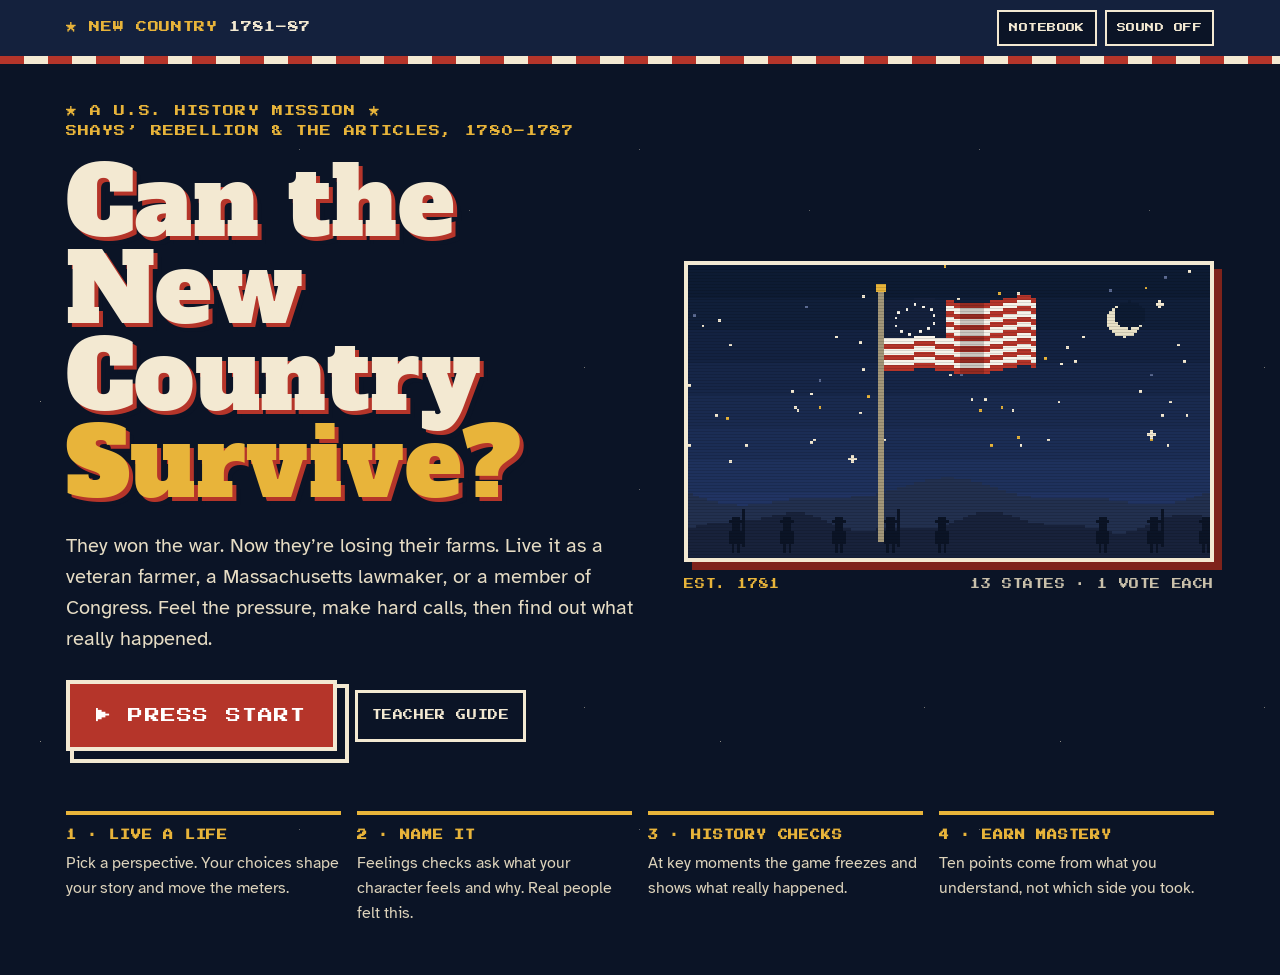
<file: adventure/index.html>
<!doctype html><html lang="en"><head><meta charset=utf8><meta name=viewport content="width=device-width,initial-scale=1,viewport-fit=cover"><style>:root{color-scheme:light;box-sizing:border-box;padding-top:env(safe-area-inset-top,0px);padding-bottom:env(safe-area-inset-bottom,0px)}html{scroll-padding-top:env(safe-area-inset-top,0px)}body{margin:0;padding:0;font:14px -apple-system,BlinkMacSystemFont,sans-serif;background:#faf9f5;color:#141413}img{max-width:100%}[hidden]:not([hidden=until-found i]){display:none!important}</style></head><body>
<title>Can the New Country Survive?</title>
<link rel="preconnect" href="https://fonts.googleapis.com">
<link rel="preconnect" href="https://fonts.gstatic.com" crossorigin>
<link rel="stylesheet" href="https://fonts.googleapis.com/css2?family=Alfa+Slab+One&family=Atkinson+Hyperlegible:ital,wght@0,400;0,700;1,400&family=Press+Start+2P&display=swap">
<style>
/* Layout: an arcade cabinet screen. Sticky HUD up top (meters + mastery), a pixel-art "window" beside a letterpress paper panel, a 1781→1787 timeline underneath. Single committed night-sky look. */
:root{
  --ink:#0b1426; --navy:#14213d; --navy2:#1f3360; --blue:#3d6fa3;
  --red:#b5352a; --red-d:#7f231b; --gold:#e8b43a; --cream:#f3e9d2; --paper:#fbf5e6;
  --text:#1b1a17; --sage:#3f6f55; --muted:#5b5446; --ok:#2c6e40; --bad:#a3271d;
  --f-display:'Alfa Slab One', Rockwell, 'Roboto Slab', Georgia, serif;
  --f-pixel:'Press Start 2P', ui-monospace, 'Courier New', monospace;
  --f-body:'Atkinson Hyperlegible', system-ui, -apple-system, 'Segoe UI', sans-serif;
  color-scheme: dark;
}
*{box-sizing:border-box}
html,body{min-height:100%}
body{
  margin:0; background:var(--ink); color:var(--cream);
  font-family:var(--f-body); font-size:18px; line-height:1.55;
  background-image:
    radial-gradient(1px 1px at 12% 18%, rgba(243,233,210,.55) 50%, transparent 51%),
    radial-gradient(1px 1px at 72% 8%, rgba(243,233,210,.45) 50%, transparent 51%),
    radial-gradient(1px 1px at 38% 62%, rgba(243,233,210,.35) 50%, transparent 51%),
    radial-gradient(1px 1px at 88% 44%, rgba(243,233,210,.4) 50%, transparent 51%),
    radial-gradient(1px 1px at 55% 88%, rgba(243,233,210,.3) 50%, transparent 51%);
  background-size: 340px 340px;
}
button{font:inherit;color:inherit;cursor:pointer}
:focus-visible{outline:3px solid var(--gold);outline-offset:3px}
.sr{position:absolute;width:1px;height:1px;overflow:hidden;clip:rect(0 0 0 0);white-space:nowrap}

/* ---------- HUD ---------- */
.hud{position:sticky;top:env(safe-area-inset-top,0px);z-index:20;background:var(--navy);border-bottom:4px solid var(--ink)}
.hud-in{max-width:1180px;margin:0 auto;padding-inline:16px;padding-block:10px;display:flex;flex-wrap:wrap;align-items:center;gap:10px 22px}
.stripes{height:8px;background:repeating-linear-gradient(90deg,var(--red) 0 24px,var(--cream) 24px 48px)}
.logo{font-family:var(--f-pixel);font-size:11px;letter-spacing:.06em;color:var(--gold);white-space:nowrap}
.logo b{color:var(--cream);font-weight:400}
.meters{display:flex;flex-wrap:wrap;gap:8px 18px;align-items:center}
.meter{display:flex;align-items:center;gap:7px}
.meter .lbl{font-family:var(--f-pixel);font-size:9px;letter-spacing:.08em}
.segs{display:flex;gap:2px}
.seg{width:11px;height:14px;border:2px solid var(--cream);background:transparent}
.meter[data-k=hope] .seg.on{background:var(--gold)}
.meter[data-k=trust] .seg.on{background:var(--cream)}
.meter[data-k=tension] .seg.on{background:var(--red);border-color:#f0b0a8}
.meter .num{font-family:var(--f-pixel);font-size:9px;font-variant-numeric:tabular-nums;color:#c9c0aa}
.simtag{font-family:var(--f-pixel);font-size:8px;color:#9fa9c2;border:1px dashed #6b7898;padding:4px 6px;cursor:help;background:none}
.hud-right{margin-left:auto;display:flex;gap:8px;align-items:center;flex-wrap:wrap}
.xp{font-family:var(--f-pixel);font-size:10px;color:var(--gold);display:flex;align-items:center;gap:6px;white-space:nowrap}
.hbtn{font-family:var(--f-pixel);font-size:9px;letter-spacing:.05em;background:var(--ink);color:var(--cream);border:2px solid var(--cream);padding:9px 10px;min-height:36px}
.hbtn:hover{background:var(--navy2)}
.hbtn[aria-pressed=true]{background:var(--gold);color:var(--ink);border-color:var(--gold)}

/* ---------- Stage ---------- */
.wrap{max-width:1180px;margin:0 auto;padding-inline:16px;padding-block:24px 48px}
.screen{display:grid;grid-template-columns:minmax(0,1.05fr) minmax(0,1fr);gap:28px;align-items:start;animation:enter .35s steps(4) both}
@keyframes enter{from{opacity:.2;transform:translateY(8px)}to{opacity:1;transform:none}}
.art{position:sticky;top:96px;min-width:0}
.frame{position:relative;border:4px solid var(--cream);box-shadow:8px 8px 0 var(--red-d);background:var(--ink)}
.frame canvas{display:block;width:100%;height:auto;aspect-ratio:16/9;image-rendering:pixelated;image-rendering:crisp-edges}
.frame::after{content:"";position:absolute;inset:0;pointer-events:none;background:repeating-linear-gradient(0deg,rgba(0,0,0,.13) 0 1px,transparent 1px 3px)}
.cap{display:flex;justify-content:space-between;gap:12px;margin-top:14px;font-family:var(--f-pixel);font-size:10px;letter-spacing:.06em;line-height:1.6}
.cap .yr{color:var(--gold)}
.cap .pl{color:#c9c0aa;text-align:right}
.toast{position:absolute;left:10px;top:10px;display:flex;flex-direction:column;gap:6px;z-index:2}
.toast span{font-family:var(--f-pixel);font-size:10px;background:var(--ink);border:2px solid var(--gold);color:var(--gold);padding:6px 8px;animation:pop 2.4s steps(6) forwards}
.toast span.dn{border-color:#f0b0a8;color:#f0b0a8}
@keyframes pop{0%{opacity:0;transform:translateY(6px)}10%{opacity:1;transform:none}80%{opacity:1}100%{opacity:0}}

.panel{min-width:0;background:var(--paper);color:var(--text);border:4px solid var(--ink);box-shadow:0 0 0 4px var(--cream),10px 10px 0 4px var(--red-d);padding:26px 26px 28px;display:flex;flex-direction:column;gap:16px}
.badges{display:flex;flex-wrap:wrap;gap:6px}
.badge{font-family:var(--f-pixel);font-size:8px;letter-spacing:.08em;padding:5px 7px;border:2px solid var(--ink)}
.badge.doc{background:var(--gold);color:var(--ink)}
.badge.role{background:var(--blue);color:#fff}
.badge.sim{background:#e3ddd0;color:var(--ink);border-style:dashed}
.badge.int{background:var(--red);color:#fff}
.badge.sel{background:var(--sage);color:#fff}
.panel h2{font-family:var(--f-display);font-weight:400;font-size:clamp(1.7rem,3.2vw,2.35rem);line-height:1.05;margin:0;color:var(--navy);text-wrap:balance;outline:none}
.body p{margin:0 0 .7em;max-width:62ch}
.body p:last-child{margin-bottom:0}
.body strong{color:var(--red-d)}
.term{background:none;border:none;padding:0;font:inherit;color:var(--navy);text-decoration:underline dotted 2px;text-underline-offset:3px;font-weight:700;cursor:help}
.term:hover{color:var(--red)}
.tools{display:flex;flex-wrap:wrap;gap:8px}
.chip{font-family:var(--f-pixel);font-size:9px;letter-spacing:.05em;background:var(--cream);color:var(--ink);border:2px solid var(--ink);padding:9px 10px;min-height:38px;box-shadow:3px 3px 0 var(--ink)}
.chip:hover{background:#fff}
.chip.src{background:var(--gold)}
.chip.done::after{content:" ✓"}
.chip:active{transform:translate(3px,3px);box-shadow:none}

.choices{display:flex;flex-direction:column;gap:12px;margin-top:4px}
.choice{display:flex;align-items:center;gap:14px;text-align:left;background:var(--navy);color:var(--cream);border:3px solid var(--ink);box-shadow:5px 5px 0 var(--ink);padding:12px 16px;min-height:56px;font-weight:700;font-size:17px;line-height:1.3;transition:background .1s}
.choice .k{flex:none;font-family:var(--f-pixel);font-size:11px;width:30px;height:30px;display:grid;place-items:center;background:var(--gold);color:var(--ink);border:2px solid var(--ink)}
.choice:hover{background:var(--blue)}
.choice:active{transform:translate(5px,5px);box-shadow:none}
.choice[disabled]{opacity:.45;cursor:not-allowed;box-shadow:none}
.choice.right{background:var(--ok);opacity:1}
.choice.wrong{background:var(--bad);opacity:1}
.choice.go{background:var(--red)}
.choice.go:hover{background:#cc4335}
.q{font-weight:700;font-size:18px;margin:0;color:var(--navy)}
.fb{border:3px solid var(--ink);padding:12px 14px;background:#fff;font-size:16.5px}
.fb b{font-family:var(--f-pixel);font-size:10px;letter-spacing:.06em;display:block;margin-bottom:6px}
.fb.ok b{color:var(--ok)} .fb.no b{color:var(--bad)}
.note{font-size:14.5px;color:var(--muted);margin:0}

.banner{margin:-26px -26px 0;padding:14px 22px;background:var(--red);color:#fff;border-bottom:4px solid var(--ink);display:flex;flex-direction:column;gap:6px}
.banner .t{font-family:var(--f-pixel);font-size:13px;letter-spacing:.08em}
.banner .s{font-size:15px;font-weight:700}
.banner.hz{background:repeating-linear-gradient(-45deg,var(--red) 0 16px,var(--red-d) 16px 32px)}
.banner.hz .t,.banner.hz .s{text-shadow:2px 2px 0 var(--ink)}

/* sort + chain */
.sortrow{display:grid;grid-template-columns:minmax(0,1fr) auto;gap:10px;align-items:center;border:2px solid var(--ink);padding:10px 12px;background:#fff}
.sortrow .txt{font-size:16px;font-weight:700;min-width:0}
.seg2{display:flex;gap:6px}
.seg2 button{font-family:var(--f-pixel);font-size:8px;letter-spacing:.04em;padding:10px 8px;border:2px solid var(--ink);background:var(--cream);color:var(--ink);min-height:40px}
.seg2 button[aria-pressed=true]{background:var(--navy);color:var(--cream)}
.sortrow.right{border-color:var(--ok);box-shadow:inset 6px 0 0 var(--ok)}
.sortrow.wrong{border-color:var(--bad);box-shadow:inset 6px 0 0 var(--bad)}
.mark{font-family:var(--f-pixel);font-size:8px;display:block;margin-top:4px}
.sortrow.right .mark{color:var(--ok)} .sortrow.wrong .mark{color:var(--bad)}
.step{border:3px solid var(--ink);background:#fff;padding:14px;display:flex;flex-direction:column;gap:8px}
.step h3{margin:0;font-family:var(--f-pixel);font-size:10px;letter-spacing:.06em;color:var(--red-d)}
.step p{margin:0;font-weight:700}
.opt{display:flex;gap:10px;align-items:flex-start;text-align:left;border:2px solid var(--ink);background:var(--cream);padding:10px 12px;min-height:48px;font-size:16px;line-height:1.35}
.opt[aria-pressed=true]{background:var(--navy);color:var(--cream)}
.opt .dot{flex:none;width:14px;height:14px;border:2px solid currentColor;margin-top:3px}
.opt[aria-pressed=true] .dot{background:var(--gold)}
.arrow{font-family:var(--f-pixel);text-align:center;color:var(--red);font-size:14px}

/* ---------- Title ---------- */
.title{display:grid;grid-template-columns:minmax(0,1.1fr) minmax(0,1fr);gap:36px;align-items:center;padding-block:10px 20px;animation:enter .4s steps(4) both}
.kicker{font-family:var(--f-pixel);font-size:11px;letter-spacing:.1em;color:var(--gold);margin:0 0 18px;line-height:1.8}
.title h1{font-family:var(--f-display);font-weight:400;margin:0;line-height:.92;font-size:clamp(2.8rem,7.4vw,6.4rem);letter-spacing:.005em;color:var(--cream);text-shadow:4px 4px 0 var(--red),8px 8px 0 var(--ink);text-wrap:balance}
.title h1 em{font-style:normal;color:var(--gold);display:block}
.sub{font-size:20px;max-width:46ch;margin:22px 0 26px;color:#e6dcc4}
.start{font-family:var(--f-pixel);font-size:15px;letter-spacing:.08em;background:var(--red);color:#fff;border:4px solid var(--cream);box-shadow:8px 8px 0 var(--ink),8px 8px 0 4px var(--cream);padding:20px 26px;min-height:64px}
.start:hover{background:#cc4335}
.start:active{transform:translate(6px,6px);box-shadow:2px 2px 0 var(--ink)}
.blink{animation:blink 1.1s steps(1) infinite}
@keyframes blink{50%{opacity:0}}
.start-row{display:flex;flex-wrap:wrap;gap:16px 18px;align-items:center}
.ghost{font-family:var(--f-pixel);font-size:10px;letter-spacing:.06em;background:transparent;color:var(--cream);border:3px solid var(--cream);padding:14px 14px;min-height:52px}
.ghost:hover{background:var(--navy2)}
.rules{display:grid;grid-template-columns:repeat(4,minmax(0,1fr));gap:16px;margin-top:40px}
.rule{border-top:4px solid var(--gold);padding-top:12px}
.rule h3{font-family:var(--f-pixel);font-size:10px;letter-spacing:.08em;color:var(--gold);margin:0 0 8px;line-height:1.6}
.rule p{margin:0;font-size:16px;color:#ddd3bb}

/* ---------- Roles ---------- */
.rolehead{text-align:left;margin-bottom:22px}
.rolehead h2{font-family:var(--f-display);font-weight:400;font-size:clamp(2rem,4.6vw,3.4rem);margin:0;line-height:1;color:var(--cream);text-shadow:3px 3px 0 var(--red);outline:none}
.rolehead p{max-width:64ch;color:#ddd3bb;margin:12px 0 0}
.roles{display:grid;grid-template-columns:repeat(3,minmax(0,1fr));gap:22px}
.rolecard{display:flex;flex-direction:column;text-align:left;background:var(--paper);color:var(--text);border:4px solid var(--ink);box-shadow:0 0 0 4px var(--cream),8px 8px 0 4px var(--blue);padding:0;overflow:hidden}
.rolecard:hover{box-shadow:0 0 0 4px var(--gold),8px 8px 0 4px var(--red)}
.rolecard canvas{width:100%;aspect-ratio:16/9;image-rendering:pixelated;display:block;border-bottom:4px solid var(--ink)}
.rolecard .in{padding:16px 18px 20px;display:flex;flex-direction:column;gap:8px;flex:1}
.rolecard .nm{font-family:var(--f-display);font-size:1.5rem;line-height:1.05;color:var(--navy)}
.rolecard .rq{font-style:italic;font-size:16px}
.rolecard .tag{font-family:var(--f-pixel);font-size:8px;letter-spacing:.06em;color:var(--red-d)}
.rolecard .rec{align-self:flex-start;font-family:var(--f-pixel);font-size:8px;background:var(--gold);border:2px solid var(--ink);padding:5px 7px}
.rolecard .pick{margin-top:auto;font-family:var(--f-pixel);font-size:10px;background:var(--navy);color:var(--cream);padding:12px;text-align:center;border:3px solid var(--ink)}

/* ---------- Timeline ---------- */
.tl{margin-top:34px;display:flex;flex-direction:column;gap:8px}
.tl-bar{position:relative;height:18px;border:3px solid var(--cream);background:var(--ink)}
.tl-fill{position:absolute;inset:0 auto 0 0;background:repeating-linear-gradient(90deg,var(--red) 0 10px,var(--cream) 10px 20px);transition:width .4s steps(6)}
.tl-yrs{display:flex;justify-content:space-between;font-family:var(--f-pixel);font-size:9px;color:#b8b09c}
.tl-lbl{font-family:var(--f-pixel);font-size:9px;color:var(--gold);letter-spacing:.06em}

/* ---------- End ---------- */
.finale{border:4px solid var(--cream);background:var(--navy);box-shadow:10px 10px 0 var(--red-d);padding:clamp(22px,4vw,48px);margin-bottom:34px}
.finale .y{font-family:var(--f-display);font-size:clamp(3rem,10vw,7rem);line-height:.9;color:var(--gold);text-shadow:5px 5px 0 var(--red)}
.finale p{font-size:clamp(1.15rem,2.4vw,1.6rem);max-width:40ch;margin:16px 0 0;line-height:1.35}
.finale .big{font-family:var(--f-display);font-size:clamp(1.8rem,4.4vw,3rem);color:var(--cream);line-height:1.05;margin-top:22px;text-shadow:3px 3px 0 var(--red)}
.report{display:grid;grid-template-columns:minmax(0,1fr) minmax(0,1fr);gap:28px;align-items:start}
.rank{font-family:var(--f-pixel);font-size:clamp(14px,2.4vw,20px);line-height:1.5;color:var(--red-d)}
.score{font-family:var(--f-display);font-size:4rem;line-height:1;color:var(--navy)}
.score small{font-size:1.6rem;color:var(--muted)}
table.sc{width:100%;border-collapse:collapse;font-size:15.5px}
table.sc td{border-bottom:2px dotted #c7bca3;padding:7px 4px;vertical-align:top}
table.sc td:last-child{text-align:right;font-family:var(--f-pixel);font-size:10px;white-space:nowrap;font-variant-numeric:tabular-nums}
.panel label{font-family:var(--f-pixel);font-size:9px;letter-spacing:.06em;color:var(--navy)}
.panel input,.panel textarea{width:100%;font:inherit;font-size:16px;border:3px solid var(--ink);background:#fff;color:var(--text);padding:10px 12px}
.panel textarea{min-height:130px;resize:vertical}
.debrief{border:3px solid var(--ink);padding:14px;background:var(--cream)}
.debrief p{margin:0 0 8px;font-size:16px}
pre.rep{white-space:pre-wrap;font-size:13px;background:#fff;border:2px dashed var(--ink);padding:12px;max-height:240px;overflow:auto;margin:0}

/* ---------- SEL: feelings, values, journal, people ---------- */
.feelgrid{display:grid;grid-template-columns:repeat(4,minmax(0,1fr));gap:10px}
.ftile{display:flex;flex-direction:column;align-items:center;gap:8px;border:3px solid var(--ink);background:var(--cream);padding:12px 6px 10px;box-shadow:4px 4px 0 var(--ink);font-family:var(--f-pixel);font-size:8px;letter-spacing:.05em;color:var(--ink);min-height:44px}
.ftile canvas{width:44px;height:44px;image-rendering:pixelated;display:block}
.ftile:hover{background:#fff}
.ftile[aria-pressed=true]{background:var(--sage);color:#fff}
.ftile:active{transform:translate(4px,4px);box-shadow:none}
.under{border:3px solid var(--sage);background:#eef4ef;padding:12px 14px;font-size:16.5px}
.under b{display:block;font-family:var(--f-pixel);font-size:9px;letter-spacing:.06em;color:var(--sage);margin-bottom:6px;line-height:1.5}
.valgrid{display:grid;grid-template-columns:repeat(4,minmax(0,1fr));gap:8px}
.vtile{font-family:var(--f-pixel);font-size:8px;letter-spacing:.04em;line-height:1.5;border:3px solid var(--ink);background:var(--cream);color:var(--ink);padding:12px 6px;min-height:52px;box-shadow:3px 3px 0 var(--ink)}
.vtile[aria-pressed=true]{background:var(--navy);color:var(--gold)}
.vtile[disabled]{opacity:.4}
.think{border:3px dashed var(--navy);background:#fff;padding:12px 14px;font-size:16.5px}
.think b{display:block;font-family:var(--f-pixel);font-size:9px;letter-spacing:.06em;color:var(--navy);margin-bottom:6px}
.panel .jr{min-height:150px;font-family:Georgia,'Times New Roman',serif;font-size:17px;line-height:1.6;background:repeating-linear-gradient(#fff 0 26px,#e7dfcc 26px 27px);padding-top:4px}
.chk{display:flex;gap:10px;align-items:center;font-size:15.5px}
.chk input{width:22px;height:22px;flex:none}
.row{display:flex;flex-wrap:wrap;gap:10px}
.dossier{display:grid;grid-template-columns:132px minmax(0,1fr);gap:16px;align-items:start}
.dossier canvas{width:132px;height:132px;image-rendering:pixelated;border:4px solid var(--ink);box-shadow:5px 5px 0 var(--red-d);display:block}
.dossier .cls{font-family:var(--f-pixel);font-size:9px;color:var(--red-d);letter-spacing:.05em;line-height:1.6;margin:0 0 4px}
.dossier .nm{font-family:var(--f-display);font-size:1.9rem;line-height:1;color:var(--navy);margin:0}
.dossier .lf{font-family:var(--f-pixel);font-size:9px;color:var(--muted);margin:6px 0 0}
.stats{display:grid;grid-template-columns:auto minmax(0,1fr);gap:6px 14px;margin:0;font-size:15.5px}
.stats dt{font-family:var(--f-pixel);font-size:8px;letter-spacing:.05em;color:var(--sage);padding-top:5px}
.stats dd{margin:0}
.people{display:grid;grid-template-columns:repeat(3,minmax(0,1fr));gap:10px}
.pbtn{display:flex;flex-direction:column;align-items:center;gap:6px;border:3px solid var(--ink);background:#fff;padding:10px 6px;font-family:var(--f-pixel);font-size:8px;line-height:1.5;color:var(--ink);text-align:center}
.pbtn canvas{width:64px;height:64px;image-rendering:pixelated}
.pbtn[disabled]{background:#e8e2d4;color:#7a7262;border-style:dashed;cursor:default}
.journey{display:flex;flex-wrap:wrap;gap:8px}
.jchip{display:flex;align-items:center;gap:6px;border:2px solid var(--ink);background:#fff;padding:4px 8px 4px 4px;font-size:13.5px}
.jchip canvas{width:28px;height:28px;image-rendering:pixelated}
.jchip b{font-family:var(--f-pixel);font-size:8px}
.sech{font-family:var(--f-pixel);font-size:10px;letter-spacing:.06em;color:var(--navy);margin:8px 0 0}
@media (max-width:520px){.feelgrid,.valgrid{grid-template-columns:repeat(2,minmax(0,1fr))}.dossier{grid-template-columns:minmax(0,1fr)}.people{grid-template-columns:repeat(2,minmax(0,1fr))}}

/* ---------- Modal / popover ---------- */
dialog{border:4px solid var(--ink);box-shadow:0 0 0 4px var(--cream),12px 12px 0 4px var(--red-d);background:var(--paper);color:var(--text);padding:0;width:min(680px,calc(100vw - 32px));max-height:calc(100vh - 48px)}
dialog::backdrop{background:rgba(11,20,38,.78)}
.mhead{display:flex;justify-content:space-between;align-items:center;gap:12px;background:var(--navy);color:var(--cream);padding:12px 16px;position:sticky;top:0}
.mhead h3{font-family:var(--f-pixel);font-size:11px;letter-spacing:.06em;margin:0;line-height:1.6}
.mx{font-family:var(--f-pixel);font-size:10px;background:var(--red);color:#fff;border:2px solid var(--cream);padding:8px 10px;min-height:36px}
.mbody{padding:20px 22px 24px;display:flex;flex-direction:column;gap:14px}
.meta{display:grid;grid-template-columns:auto minmax(0,1fr);gap:4px 14px;font-size:15.5px;margin:0}
.meta dt{font-family:var(--f-pixel);font-size:9px;letter-spacing:.06em;color:var(--red-d);padding-top:4px}
.meta dd{margin:0}
blockquote{margin:0;border-left:6px solid var(--gold);background:#fff;padding:14px 16px;font-family:Georgia,'Times New Roman',serif;font-size:18px;line-height:1.5}
blockquote.sum{font-family:var(--f-body);font-size:16.5px}
.mbody a{color:var(--navy);font-weight:700}
.cards{display:grid;grid-template-columns:repeat(2,minmax(0,1fr));gap:10px}
.card{border:3px solid var(--ink);background:#fff;padding:10px 12px;font-size:15px}
.card b{display:block;font-family:var(--f-pixel);font-size:9px;letter-spacing:.05em;color:var(--red-d);margin-bottom:6px;line-height:1.5}
.card.locked{background:#e8e2d4;color:#7a7262;border-style:dashed}
.gl{display:grid;grid-template-columns:auto minmax(0,1fr);gap:6px 14px;font-size:15px;margin:0}
.gl dt{font-weight:700;color:var(--navy)}
.gl dd{margin:0}
.tg{width:100%;border-collapse:collapse;font-size:15px}
.tg td{border-bottom:2px dotted #c7bca3;padding:6px 4px;vertical-align:top}
.tg td:first-child{font-weight:700;white-space:nowrap;padding-right:12px}
.pop{position:fixed;z-index:50;max-width:min(320px,calc(100vw - 32px));background:var(--ink);color:var(--cream);border:3px solid var(--gold);padding:12px 14px;font-size:15px;box-shadow:6px 6px 0 var(--red-d)}
.pop b{display:block;font-family:var(--f-pixel);font-size:9px;letter-spacing:.06em;color:var(--gold);margin-bottom:6px;line-height:1.5}
.foot{margin-top:40px;font-size:13.5px;color:#9fa9c2;max-width:80ch}

@media (max-width:900px){
  .screen,.title,.report{grid-template-columns:minmax(0,1fr)}
  .art{position:static}
  .roles{grid-template-columns:minmax(0,1fr)}
  .rules{grid-template-columns:repeat(2,minmax(0,1fr))}
  .cards{grid-template-columns:minmax(0,1fr)}
}
@media (max-width:520px){
  body{font-size:17px}
  .panel{padding:20px 18px 22px}
  .banner{margin:-20px -18px 0}
  .sortrow{grid-template-columns:minmax(0,1fr)}
  .hud-right{margin-left:0}
  .simtag{display:none}
}
@media (prefers-reduced-motion:reduce){
  *,*::before,*::after{animation:none!important;transition:none!important}
}
</style>

<header class="hud" id="hud">
  <div class="hud-in">
    <div class="logo">★ NEW COUNTRY <b>1781–87</b></div>
    <div class="meters" id="meters" hidden></div>
    <div class="hud-right">
      <div class="xp" id="xp" hidden></div>
      <button class="hbtn" id="nbBtn" type="button">NOTEBOOK</button>
      <button class="hbtn" id="sndBtn" type="button" aria-pressed="false">SOUND OFF</button>
    </div>
  </div>
  <div class="stripes"></div>
</header>

<main class="wrap" id="stage" aria-live="off"></main>
<div class="sr" id="live" aria-live="polite"></div>

<dialog id="modal" aria-labelledby="mTitle">
  <div class="mhead"><h3 id="mTitle">SOURCE</h3><button class="mx" type="button" id="mClose">CLOSE ✕</button></div>
  <div class="mbody" id="mBody"></div>
</dialog>

<script>
/* =========================================================
   DATA: glossary, cards, people, sources
   ========================================================= */
const GLOSS={
  articles:['Articles of Confederation','The first constitution of the United States. It joined the states in a confederation while leaving the states very powerful.'],
  confederation:['confederation','A union in which member states keep a large amount of their own power.'],
  sovereignty:['sovereignty','The power to govern yourself and make final decisions.'],
  debt:['debt','Money that a person or government owes.'],
  creditor:['creditor','A person or organization that is owed money.'],
  debtor:['debtor','A person or government that owes money.'],
  tax:['tax','Money a government requires people or property owners to pay for public purposes.'],
  requisition:['requisition','Here, a request by Congress for a state to supply its share of money. A request, not an order Congress could enforce.'],
  treasury:['treasury','The government’s pool of public money.'],
  certificate:['pay certificate','A paper IOU given to soldiers instead of cash. As it lost value, many veterans sold theirs cheap just to get by.'],
  foreclosure:['foreclosure / seizure','The legal taking or sale of property when debts are not paid.'],
  legislature:['legislature','A group with authority to make laws.'],
  militia:['militia','A military force drawn from citizens and organized under government authority.'],
  arsenal:['arsenal','A place where weapons and military supplies are stored.'],
  regulators:['Regulators','What the protesters called themselves: people “regulating,” or setting right, a government they believed had gone wrong.'],
  rebellion:['rebellion','Organized resistance against established government authority.'],
  amnesty:['amnesty','An official pardon for a group of people.'],
  indictment:['indictment','A formal written charge accusing someone of a crime.'],
  amend:['amend','To formally change a governing document or law.'],
  unanimous:['unanimous','Everyone entitled to vote agrees.'],
  convention:['convention','A formal meeting of delegates called to discuss and decide on a shared issue.']
};
const CARDS={
  sovereignty:['STATE SOVEREIGNTY','Article II: each state keeps every power not expressly handed to Congress.'],
  requisition:['REQUISITIONS','Congress asks for money. State legislatures decide whether to tax and pay (Article VIII).'],
  notpowerless:['NOT POWERLESS','Congress handled war, diplomacy and western lands, and passed the Northwest Ordinance (1787).'],
  unanimity:['ALL 13 OR NOTHING','Changing the Articles needed every state legislature to agree (Article XIII).'],
  jurisdiction:['WHO TAXED WHOM?','Massachusetts, not Congress, set the taxes that western farmers protested.'],
  springfield:['JAN. 25, 1787','Four insurgents killed at the Springfield arsenal. The attack collapses.'],
  merchants:['PRIVATE MONEY','Lincoln’s army was paid with loans from 125+ Boston merchants, not by Congress.'],
  voters:['VOTERS ANSWER','1787: Hancock replaces Bowdoin. The legislature cuts taxes and pauses debt collection.'],
  timeline:['REFORM CAME FIRST','Jay’s letter (Mar. 1786) and Annapolis (Sept. 1786) came before Springfield.'],
  article1:['ARTICLE I, SECTION 8','The Constitution gives Congress power to tax, regulate commerce, raise armies and call forth the militia.']
};
/* Pixel portraits are illustrations, not likenesses. */
const PEOPLE={
  shays:{nm:'Daniel Shays',life:'c. 1747 – 1825',cls:'VETERAN CAPTAIN · REGULATOR',look:{skin:'#e2b48c',coat:'#2f4f86',face:'#d9c79a',hat:1,hair:'#5a3b22',ep:1},
    rows:[['ROOTS','Born in Hopkinton, Mass., to Irish immigrant parents. Worked as a landless farm laborer as a young man.'],['FAMILY','Married Abigail Gilbert in 1772. They raised six children on a farm in Shutesbury, Mass.'],['SERVICE','Bunker Hill, Saratoga, Stony Point. Promoted to captain, 5th Massachusetts Regiment, 1777.'],['ITEM','A sword from the Marquis de Lafayette (1780). Sold it to pay his debts.'],['AFTER THE WAR','Sued for debts. Never fully paid for his service.'],['FATE','Fled to Vermont. Sentenced to death, pardoned in 1788. Granted a federal pension late in life. Died poor in Sparta, N.Y., Sept. 29, 1825.']],
    note:'Historians think powerful critics may have exaggerated his role, turning one name into the face of thousands.'},
  sash:{nm:'Moses Sash',life:'1755 – 1827',cls:'VETERAN · FARMER · REGULATOR',look:{skin:'#5a3a24',coat:'#6a4a2e',face:'#8a6a44',hat:1,hair:'#1b130d'},
    rows:[['ROOTS','Born in Stoughton, Mass., to a family free for at least two generations.'],['SERVICE','Enlisted 1777. Re-enlisted 1780 for three years, 7th Massachusetts, near West Point.'],['HOME','Bought land in Worthington in 1783. Town records call him “Moses Sash, black yeoman.”'],['1787','Marched on Springfield, Jan. 25. Arrested in South Hadley, Jan. 30. Indicted Apr. 9.'],['FATE','Pardoned along with nearly all participants. Received a veteran’s pension in 1820. Died in Hartford, Conn., 1827.']],
    note:'His indictment names him one of “Shays’ Council,” a leader. He had served as a private.'},
  hall:{nm:'Prince Hall',life:'c. 1735 – 1807',cls:'BOSTON COMMUNITY LEADER',look:{skin:'#4e3020',coat:'#22252b',face:'#22252b',hat:0,hair:'#cfcfcf',crav:1},
    rows:[['WHO','A leader of Boston’s free Black community and founder of its African Lodge of Freemasons.'],['ACTIVISM','Petitioned the Massachusetts legislature to end slavery (1777).'],['1786','Wrote to Governor James Bowdoin offering to raise Black volunteers to help defend the state.'],['RESULT','The governor declined the offer.']],
    note:'Like Sash, Hall claimed a place in the Revolution’s promises. They chose opposite sides of the same crisis.'},
  lincoln:{nm:'Benjamin Lincoln',life:'1733 – 1810',cls:'GENERAL · STATE COMMANDER',look:{skin:'#e8bf98',coat:'#2f4f86',face:'#d9c79a',hat:1,hair:'#e8e8e8',ep:1},
    rows:[['SERVICE','Continental Army general during the Revolution.'],['1787','Led the Massachusetts army against the Regulators, paid for by loans from Boston merchants.'],['PETERSHAM','Marched through a snowstorm and surprised the rebel camp, Feb. 4, 1787.']],
    note:'His army existed because private lenders paid for it. No national army came.'},
  knox:{nm:'Henry Knox',life:'1750 – 1806',cls:'SECRETARY AT WAR',look:{skin:'#efc6a0',coat:'#2f4f86',face:'#d9c79a',hat:0,hair:'#e8e8e8',ep:1,wide:1},
    rows:[['BEFORE','A Boston bookseller who became Washington’s artillery chief.'],['1786','Confederation Secretary at War. Warned Washington the uprising showed the “weakness of government.”']],
    note:'His letters helped turn a Massachusetts crisis into national alarm.'},
  jefferson:{nm:'Thomas Jefferson',life:'1743 – 1826',cls:'U.S. MINISTER TO FRANCE',look:{skin:'#efc6a0',coat:'#6b3d2a',face:'#6b3d2a',hat:0,hair:'#b5562e',crav:1},
    rows:[['1787','Living in Paris, reading reports months late.'],['VIEW','Wrote that “a little rebellion now and then is a good thing.”']],
    note:'Distance can shape how frightening an event feels.'}
};
const SRC={
  art2:{t:'Articles of Confederation · Article II',btn:'ARTICLE II',who:'The Continental Congress, approved by all 13 state legislatures',when:'In force March 1, 1781',ctx:'Americans had just fought a war against a distant, powerful government.',q:'“Each state retains its sovereignty, freedom, and independence, and every power, jurisdiction, and right, which is not by this confederation expressly delegated to the United States, in Congress assembled.”',ask:'Who keeps a power if the Articles don’t clearly give it to Congress?',link:'https://www.archives.gov/milestone-documents/articles-of-confederation',ln:'Full text at the National Archives'},
  art8:{t:'Articles of Confederation · Article VIII',btn:'ARTICLE VIII',who:'The Continental Congress',when:'In force March 1, 1781',ctx:'How will the United States pay for war and shared expenses?',q:'“All charges of war, and all other expenses … shall be defrayed out of a common treasury, which shall be supplied by the several states … The taxes for paying that proportion shall be laid and levied by the authority and direction of the legislatures of the several states.”',ask:'Who actually collects the money?',link:'https://www.archives.gov/milestone-documents/articles-of-confederation',ln:'Full text at the National Archives'},
  art13:{t:'Articles of Confederation · Article XIII',btn:'ARTICLE XIII',who:'The Continental Congress',when:'In force March 1, 1781',ctx:'What does it take to change the rules?',q:'“… nor shall any alteration at any time hereafter be made in any of them; unless such alteration be agreed to in a Congress of the United States, and be afterwards confirmed by the legislatures of every state.”',ask:'Why is “just change the rule” harder than it sounds?',link:'https://www.archives.gov/milestone-documents/articles-of-confederation',ln:'Full text at the National Archives'},
  nwo:{t:'The Northwest Ordinance',btn:'NORTHWEST ORDINANCE',who:'The Confederation Congress',when:'July 13, 1787',ctx:'Settlers were moving into land northwest of the Ohio River.',sum:true,q:'Summary: The ordinance set up a government for the Northwest Territory, laid out steps for territories to become equal states, protected some individual rights, and banned slavery in the territory.',ask:'What could the Confederation government accomplish?',link:'https://www.archives.gov/milestone-documents/northwest-ordinance',ln:'Read it at the National Archives'},
  sash:{t:'Indictment of Moses Sash',btn:'SASH INDICTMENT, 1787',who:'Hampshire County court, Massachusetts',when:'April 9, 1787',ctx:'Sash was arrested in South Hadley on January 30, 1787, allegedly gathering guns.',q:'“a negro man & Labourer being a disorderly, riotous & seditious person”',extra:'Written on the back of the document: “a Captain & one of Shaises Councill.”',ask:'What words does the court use to describe Sash? What do those words leave out about who he was?',link:'https://www.worthingtonhistoricalsociety.org/wordpress/moses-sash-black-worthingtonian-of-shays-rebellion/',ln:'Worthington Historical Society on Moses Sash'},
  knox:{t:'Henry Knox to George Washington',btn:'KNOX LETTER, 1786',who:'Henry Knox, Confederation Secretary at War',when:'October 23, 1786',to:'George Washington, at Mount Vernon',ctx:'Armed crowds are closing courts in western Massachusetts. Knox has just visited the state.',q:'“The people who are the insurgents have never paid any, or but very little taxes — But they see the weakness of government; They feel at once their own poverty, compared with the opulent, and their own force, and they are determined to make use of the latter, in order to remedy the former.”',ask:'What does Knox fear? Is his claim about taxes a neutral fact, or his interpretation?',link:'https://founders.archives.gov/?q=Knox%20Washington%2023%20October%201786',ln:'Search Founders Online for the full letter'},
  jefferson:{t:'Thomas Jefferson to James Madison',btn:'JEFFERSON LETTER, 1787',who:'Thomas Jefferson, U.S. minister to France',when:'January 30, 1787',to:'James Madison',ctx:'Jefferson is in Paris, an ocean away, reading reports of the Massachusetts uprising.',q:'“I hold it that a little rebellion now and then is a good thing, and as necessary in the political world as storms in the physical.”',ask:'Why might Jefferson be less frightened than Knox? Does distance matter?',link:'https://founders.archives.gov/?q=Jefferson%20Madison%2030%20January%201787',ln:'Search Founders Online for the full letter'},
  jay:{t:'John Jay to George Washington',btn:'JAY LETTER, 1786',who:'John Jay, Confederation Secretary for Foreign Affairs',when:'March 16, 1786',to:'George Washington',ctx:'Months before any court closings in Massachusetts.',q:'“… an opinion begins to prevail that a general Convention for revising the articles of Confederation would be expedient.”',ask:'What does the DATE of this letter prove about the reform timeline?',link:'https://founders.archives.gov/?q=Jay%20Washington%2016%20March%201786',ln:'Search Founders Online for the full letter'},
  const:{t:'U.S. Constitution · Article I, Section 8',btn:'ART. I, SEC. 8',who:'The Constitutional Convention',when:'Signed September 17, 1787',ctx:'Delegates answer problems they saw under the Articles.',q:'“The Congress shall have Power To lay and collect Taxes, Duties, Imposts and Excises … To regulate Commerce with foreign Nations, and among the several States … To raise and support Armies … To provide for calling forth the Militia to execute the Laws of the Union, suppress Insurrections and repel Invasions.”',ask:'Which problems from your mission is this language trying to answer?',link:'https://www.archives.gov/founding-docs/constitution-transcript',ln:'Full text at the National Archives'}
};
const FEELS=[
 ['angry','ANGRY','#b5352a','Anger often signals that something feels unfair. What line has been crossed for your character?'],
 ['afraid','AFRAID','#5d6b8a','Fear shows up to protect what we care about. What is your character trying to protect?'],
 ['betrayed','BETRAYED','#6b3d5a','Betrayal means trust was broken. Who did your character trust, and what did they expect?'],
 ['hopeful','HOPEFUL','#c99a22','Hope keeps people working for change. What is your character’s hope pinned on?'],
 ['proud','PROUD','#2f4f86','Pride says “I earned this.” What has your character earned that now feels threatened?'],
 ['ashamed','ASHAMED','#7a6a52','Shame often grows from things outside our control, like debt after unpaid service. Is it really your character’s fault?'],
 ['determined','DETERMINED','#3f6f55','Determination is energy that needs a direction. Where will your character point it?'],
 ['torn','TORN','#8a5a2e','Feeling torn means two things you care about are pulling against each other. Can you name both?']
];
const VALUES=['FAMILY','FAIRNESS','SAFETY','LOYALTY','LAW & ORDER','FREEDOM','COMMUNITY','HONOR'];
</script>
<script>
/* =========================================================
   STORY NODES
   kind: story | deadend | cfu | feel | values | journal | sort | chain | roles
   ========================================================= */
const talkEcho={
  farmer:{listen:'Asa nodded slowly. “I don’t want this either.” You part as neighbors, even if you disagree. ',argue:'Asa’s face went hard. “Then I guess we’re on different sides.” ',walk:'You left Asa standing in the road. It stays with you. '},
  state:{listen:'Lyman steadied himself. “Thank you for hearing me.” You still have a duty, but now you know a face behind the reports. ',argue:'Lyman walked out without a word. The room feels colder. ',walk:'You changed the subject. Lyman stopped asking. '},
  congress:{listen:'The delegate softened. “If reform protects small states, Rhode Island might listen.” ',argue:'The delegate stood up. “Then we’re done talking.” ',walk:'You let the conversation drop. Nothing moved. '}
};
const valEcho=s=>{const v=S.lastValues;return v&&v.length?`You said you value **${v.join('** and **')}**. Keep that in mind.\n\n`:''};

const N={
/* ---------- PROLOGUE: THE MAN ---------- */
P0:{p:3,year:'1780',place:'HUDSON VALLEY, NEW YORK',scene:'sword',badges:['doc'],title:'The Captain’s Sword',people:['shays'],
 body:"Captain **Daniel Shays** put years into the Revolution, fighting at Bunker Hill, Saratoga, and Stony Point. In 1780, Lafayette gives him a sword to honor his service. That sounds like a big deal—and it is. But an honor doesn't pay the bills. The army still owes Shays money. That fall, he resigns and heads home to Abigail and their children in Massachusetts.",
 choices:[{l:'Follow him home',to:'P1',go:1}]},
P1:{p:6,year:'1780s',place:'SHUTESBURY, MASSACHUSETTS',scene:'sword',badges:['doc','sa'],kind:'feel',title:'Selling the Sword',
 body:"Back home, the bills don't stop just because the war did. Shays faces lawsuits over debts he can't pay. His military pay still hasn't come through in full, so he sells Lafayette's sword for cash. Other officers look down on the decision.\n\nFor Shays—and plenty of other veterans—winning independence hasn't made everyday life easier.",
 prompt:'Put yourself in his boots. How might Shays feel as he hands over the sword?',next:'C0'},

/* ---------- THE SYSTEM ---------- */
C0:{p:9,year:'MARCH 1781',place:'THE THIRTEEN STATES',scene:'title',badges:['doc'],title:'Why Would a Hero Go Broke?',
 body:"You fought for a new country. Now you're wondering why that country can't pay what it owes. To understand Shays's situation, start with the government's ground rules.\n\nIn 1781, all thirteen states approve the [[Articles of Confederation|articles]]. After fighting a distant king and Parliament, Americans want **most power to stay close to home, with the states**.",
 choices:[{l:'See how it works',to:'C1'}]},
C1:{p:12,year:'1781',place:'THE CHARTER',scene:'charter',badges:['doc'],title:'Why Build It This Way?',src:['art2'],card:'sovereignty',
 body:"The states aren't looking to hand over the keys. Each keeps its [[sovereignty]], freedom, and independence. Congress handles shared issues like war, diplomacy, and western lands, but **there's no separate national executive president**. For money and enforcement, Congress depends heavily on the states.\n\nThat's the plan, not an oversight. Americans worry that a powerful national government could become another authority they can't control.",
 choices:[{l:'Take the Power Check',to:'C2'}]},
C2:{p:15,year:'1781–1786',place:'POWER CHECK',scene:'congress',badges:['doc'],kind:'cfu',title:'Power Check: Who Pays?',src:['art8'],
 body:"Congress owes soldiers like Shays money. The problem? Several states aren't sending what Congress requests. Wanting to pay a bill and having the power to collect the money are two different things.\n\nThis is a **knowledge check**, not a judgment of your character. If you miss it, use the feedback and try again. You can still earn full mastery.",
 cfu:{key:'c2',pts:1,q:'Which statement best fits the Articles?',next:'C3',card:'requisition',opts:[
  {l:'Congress directly taxes citizens.',to:'D-C2'},
  {l:'Congress depends on the states to supply the treasury.',ok:1,fb:'Right. Article VIII: the common treasury is “supplied by the several states,” and state legislatures lay the taxes. Congress could only make a [[requisition]]. That’s one reason soldiers went unpaid.'},
  {l:'A national president orders the states to pay.',to:'D-C2'}]}},
'D-C2':{p:15,year:'1781–1786',place:'POWER CHECK',scene:'stop',kind:'deadend',label:'POWER CHECK',title:'That Move Doesn’t Fit the Articles',
 body:"That move runs into the rules. Congress can't impose a general national [[tax]] on individual people, and there's **no separate national executive president** who can order the states to pay. The common [[treasury]] relies on state contributions.\n\nYou're not out of the game. Head back and pick the option the Articles actually allow.",
 choices:[{l:'Return to the question',to:'C2',go:1}]},
C3:{p:18,year:'1781–1787',place:'CONFEDERATION CONGRESS',scene:'congress',badges:['doc'],title:'Not Powerless',src:['nwo'],card:'notpowerless',
 body:"Limited power doesn't mean no power. Congress handles diplomacy, war and peace, and western territory. It later passes the **Northwest Ordinance**, an important plan for territorial government and new states.\n\nBut major decisions need broad agreement. To [[amend]] the Articles, every state legislature has to sign off. Congress has real responsibilities; getting thirteen states on the same page can be the hard part.",
 choices:[{l:'Choose your life',to:'R0',go:1}]},
R0:{p:20,kind:'roles'},

/* ---------- FARMER / VETERAN ---------- */
F1:{p:24,year:'1783',place:'A HILL TOWN, WESTERN MASS.',scene:'kitchen',badges:['role','doc'],title:'Home From War',
 body:"You're a fictional veteran returning to a small farm. **Hannah**, your wife, has kept it running while you were gone. Your three kids have grown up without you around.\n\nThe war is won, but your [[pay certificates|certificate]] are worth far less than the amount printed on them. Coins are hard to find. Taxes are due, and the storekeeper wants to be paid.",
 choices:[{l:'Pay my taxes first, even if debts grow',to:'F1F',set:{farmer_first:'pay'},fx:{hope:-1}},{l:'Join neighbors writing a petition',to:'F1F',set:{farmer_first:'petition'},fx:{hope:1}},{l:'Ask whether Congress can help',to:'F1F',set:{farmer_first:'congress'}}]},
F1F:{p:27,year:'1783',place:'YOUR KITCHEN',scene:'kitchen',badges:['role','sa'],kind:'feel',title:'Hannah Asks',
 body:"After the kids fall asleep, Hannah sits down across from you. “Okay, how are you really doing?”\n\nYou could brush it off. You could also admit that coming home hasn't been what you expected. There's no right feeling to pick here. Naming it gives your character a moment to think before deciding what to do next.",
 prompt:'Be honest. What is your character feeling right now?',next:'F2'},
F2:{p:31,year:'1786',place:'HAMPSHIRE COUNTY, MASS.',scene:'farm',badges:['role'],title:'Which Government?',
 body:"By 1786, things are getting tighter. Massachusetts needs to pay its war debts, and state taxes demand hard coin that many families simply don't have. Your neighbors are falling behind too.\n\n“Congress should cancel these taxes,” one says. Another points toward **Boston**: “Wrong government.” Who actually has the authority to change the tax bill?",
 choices:[{l:'Petition the Massachusetts legislature',to:'F3',set:{jurisdiction:'state'}},{l:'Ask Congress to cancel the Massachusetts taxes',to:'D-F2',retry:1},{l:'Organize with neighbors in town',to:'F3',set:{jurisdiction:'local'}}]},
'D-F2':{p:31,year:'1786',place:'JURISDICTION CHECK',scene:'stop',kind:'deadend',label:'JURISDICTION CHECK',title:'Wrong Government',
 body:"You're knocking on the wrong door. Congress can't cancel a tax passed by Massachusetts. Your character's situation is serious, but **the state government sets this tax**.\n\nKeep those two levels separate: Massachusetts grievances helped drive Shays' Rebellion; the Articles shaped the broader national situation. Go back and direct your next move toward the government with the authority to act.",
 choices:[{l:'Return to the decision',to:'F2',go:1}]},
F3:{p:35,year:'SUMMER 1786',place:'YOUR KITCHEN',scene:'kitchen',badges:['role','rs'],title:'The Notice',
 body:"The storekeeper has taken you to court over your [[debt]]. A notice arrives at home. If you can't pay, a court can order property sold—your cow, tools, or land. Debtors can also face jail.\n\nTwelve-year-old Ruth asks, “Are we going to lose the house?” Hannah looks at you. You don't have an easy answer, but you still have to answer.",
 choices:[{l:'Be honest with Ruth, without scaring her',to:'F4',set:{kids:'truth'},fx:{trust:1}},{l:'Keep the worry to myself',to:'F4',set:{kids:'hide'},fx:{hope:-1}},{l:'Say “We’ll ask the neighbors for help”',to:'F4',set:{kids:'help'},fx:{hope:1}}]},
F4:{p:39,year:'AUGUST 29, 1786',place:'NORTHAMPTON COURTHOUSE',scene:'court',badges:['role','doc'],title:'Court Day',
 body:"Farmers crowd the Northampton courthouse. Many fought in the Revolution. They call themselves [[Regulators|regulators]] because they believe they're setting a broken government right.\n\nIn this role-play, you spot **Daniel Shays**, the officer who sold his sword. Some people want to petition. Others want to stop the court from hearing cases. You're standing among neighbors—and a decision you can't avoid.",
 choices:[{l:'Join the peaceful petition',to:'F5',set:{protest:'petition'}},{l:'Help stop the court from sitting',to:'F5',set:{protest:'court_block'},fx:{tension:1,hope:1}},{l:'Go home to my family',to:'F5',set:{protest:'withdraw'},fx:{hope:-1}}]},
F5:{p:43,year:'FALL 1786',place:'THE ROAD HOME',scene:'farm',badges:['role','rs'],title:'Your Neighbor Asa',
 body:s=>({petition:'You chose to petition. Other Regulators still prevented the Northampton court from sitting. ',court_block:'You joined the crowd that kept the Northampton court from sitting. ',withdraw:'You went home. Other Regulators still prevented the Northampton court from sitting. '}[s.flags.protest]||'')+"**Asa Porter**, your fictional neighbor, lives a mile down the road. You helped plow his field when he broke his arm. Now he's joined the county militia.\n\n“If the courts close again,” he tells you, “I might be ordered to stop you.” He's still your neighbor, but you may end up on opposite sides. What do you say?",
 choices:[{l:'Hear Asa out before I respond',to:'F6',set:{talk:'listen'},fx:{trust:1,tension:-1}},{l:'Tell Asa he’s letting his neighbors down',to:'F6',set:{talk:'argue'},fx:{tension:1}},{l:'Walk away without a word',to:'F6',set:{talk:'walk'},fx:{hope:-1}}]},
F6:{p:47,year:'JANUARY 1787',place:'WESTERN MASSACHUSETTS',scene:'arsenal',badges:['role','dm'],kind:'values',title:'Stop. Think. Choose.',
 body:s=>talkEcho.farmer[s.flags.talk]+"Armed Regulators are preparing to march on the federal [[arsenal]] at Springfield. Before you decide whether to go, slow down. Who could be affected—Hannah, Ruth, Asa, the people you served with?\n\n**Choose two values** that matter most to your character. This doesn't tell you which choice is right. It helps you explain why you'd make it.",next:'F7'},
F7:{p:51,year:'JANUARY 1787',place:'WESTERN MASSACHUSETTS',scene:'arsenal',badges:['role'],title:'A Line to Cross',
 body:s=>valEcho(s)+"Men are gathering muskets. You can march with them, keep pushing for reform without taking up arms, or step back from the movement. Every option comes with a cost.\n\nThere's no “good person / bad person” score here. Your choice shapes your character's experience. The **History Check** will show what happened, regardless of which path you choose.",
 choices:[{l:'March toward Springfield',to:'F8',set:{final:'armed'},fx:{tension:1}},{l:'Refuse arms, keep demanding reform',to:'F8',set:{final:'nonviolent'}},{l:'Step away for my family',to:'F8',set:{final:'withdraw'},fx:{hope:-1}}]},
F8:{p:55,year:'JANUARY 24, 1787',place:'BY CANDLELIGHT',scene:'kitchen',badges:['role','sa'],kind:'journal',title:'A Letter to Hannah',
 body:"It's the night before Springfield, and sleep isn't happening. Whatever you decided, you keep thinking about Hannah and the kids.\n\nIn this fictional scene, you put your thoughts on paper. You don't need a perfect speech. Tell Hannah what you're choosing, what worries you, and what you hope she understands.",
 prompt:'Write 2–4 sentences to Hannah as your character. What do you want her to know?',next:'F9'},
F9:{p:58,year:'JANUARY 25, 1787',place:'NEAR SPRINGFIELD',scene:'arsenal',badges:['doc'],title:'Toward Springfield',crisis:1,
 body:"Snow covers the road. Whatever you chose for your character, Daniel Shays and other Regulators approach Springfield's arsenal. Its weapons could strengthen their movement. State [[militia]] forces are waiting to defend it.\n\nThe role-play pauses before the clash. Next comes a **History Check**: your choices can change your perspective, but they can't change the documented outcome.",
 choices:[{l:'See what actually happened',to:'H1',go:1}]},

/* ---------- STATE LEADER ---------- */
S1:{p:24,year:'1786',place:'BOSTON',scene:'statehouse',badges:['role','doc'],title:'The Treasury Problem',
 body:"You're a fictional member of the Massachusetts [[legislature]], and the budget is a problem you can't put off. The state owes war debts. Its [[creditor]]s expect payment in coin.\n\nRural families say taxes and court costs are pushing them over the edge. Cut taxes, and revenue falls. Collect aggressively, and anger grows. How do you start handling that tradeoff?",
 choices:[{l:'Favor tax relief',to:'S2',set:{fiscal:'relief'},fx:{tension:-1,hope:1}},{l:'Defend current collection',to:'S2',set:{fiscal:'strict'},fx:{tension:1}},{l:'Seek a compromise',to:'S2',set:{fiscal:'mixed'}}]},
S2:{p:28,year:'SUMMER 1786',place:'BOSTON',scene:'charter',badges:['role','so'],title:'The Widow’s Petition',
 body:"A widow's petition lands on your desk. Her husband died in the war, and the tax collector took her only cow. She's asking for **more time to pay**, not a handout.\n\nShe's fictional, but struggling families really did petition the legislature. Many demands went unanswered. Meanwhile, the state's lenders want their money. Whose needs do you address first?",
 choices:[{l:'Push for relief for families like hers',to:'S2F',set:{petition:'relief'},fx:{tension:-1,trust:1}},{l:'Keep the current program',to:'S2F',set:{petition:'strict'},fx:{tension:1,trust:-1}},{l:'Offer extra time, but no tax cut',to:'S2F',set:{petition:'mixed'}}]},
S2F:{p:31,year:'SUMMER 1786',place:'BOSTON',scene:'charter',badges:['role','sa'],kind:'feel',title:'Reading Her Petition',
 body:"You set the petition down, but it stays with you. It's one thing to debate revenue. It's another to picture the family behind the bill.\n\nWhat is your character feeling? Name it without grading it. Then think about how that feeling might influence your next decision—and what else you still need to consider.",
 prompt:'As you set down her petition, what does your character feel?',next:'S3'},
S3:{p:35,year:'FALL 1786',place:'BOSTON',scene:'court',badges:['role','doc'],title:'Courts Are Closing',
 body:"Reports arrive: armed [[Regulators|regulators]] have surrounded courts and stopped proceedings. These are **state** courts, so the challenge lands on your government's desk.\n\nOne colleague wants Congress to cancel Massachusetts taxes. Another wants the [[militia]] ready immediately. A third wants talks and limited relief. What can your government actually do—and what are you prepared to try?",
 choices:[{l:'Ask Congress to cancel Massachusetts taxes',to:'D-S3',retry:1},{l:'Prepare the militia',to:'S4',set:{response:'force'},fx:{tension:1}},{l:'Negotiate and offer limited relief',to:'S4',set:{response:'mixed'}}]},
'D-S3':{p:35,year:'FALL 1786',place:'AUTHORITY CHECK',scene:'stop',kind:'deadend',label:'AUTHORITY CHECK',title:'This One Is Yours',
 body:"This problem is on Massachusetts's desk. Congress **can't cancel your state's taxes or take over its courts**.\n\nYou can ask for cooperation on shared concerns. You can't hand Congress a state power it doesn't possess. Head back and choose a response that fits the authority your government actually has.",
 choices:[{l:'Return to the decision',to:'S3',go:1}]},
S4:{p:39,year:'NOVEMBER 1786',place:'THE STATE HOUSE',scene:'statehouse',badges:['role','rs'],title:'Your Colleague’s Brother',
 body:"Your fictional colleague, **Representative Lyman**, pulls you aside. His younger brother joined the Regulators. “He's not trying to destroy the country,” Lyman says. “He's drowning in debt.”\n\nThe governor wants a firm response. Lyman wants you to see a person, not just a threat. Hearing him out doesn't settle the policy question—but how do you respond to him?",
 choices:[{l:'Hear Lyman out. Ask about his brother.',to:'S5',set:{talk:'listen'},fx:{trust:1,tension:-1}},{l:'Say the law has to apply to everyone',to:'S5',set:{talk:'argue'},fx:{tension:1}},{l:'Change the subject',to:'S5',set:{talk:'walk'},fx:{trust:-1}}]},
S5:{p:43,year:'NOVEMBER 1786',place:'BOSTON',scene:'statehouse',badges:['role','doc','dm'],kind:'values',title:'Stop. Think. Choose.',
 body:s=>talkEcho.state[s.flags.talk]+"Another development: **Prince Hall**, a leader in Boston's free Black community, has offered to raise volunteers to defend the state. Governor Bowdoin declines.\n\nThe crisis doesn't split everyone neatly into the same two camps. Before your next decision, **choose two values** your character wants to uphold. What will you protect, and what might your choice put at risk?",next:'S6',people:['hall']},
S6:{p:47,year:'JANUARY 1787',place:'BOSTON',scene:'statehouse',badges:['role','sim'],title:'How Do You Respond?',
 body:s=>valEcho(s)+"The Regulators are heading toward Springfield. You can prioritize armed force, negotiations and concessions, or a combination. **None guarantees peace.**\n\nMake the case for your approach. Your choice affects the simulation's Hope, Trust, and Tension indicators—not your academic score. At the History Check, you'll see what Massachusetts officials and the Regulators actually did.",
 choices:[{l:'Force',to:'S7',set:{response:'force'},fx:{tension:1}},{l:'Negotiation',to:'S7',set:{response:'negotiation'},fx:{tension:-1,trust:1}},{l:'Mixed strategy',to:'S7',set:{response:'mixed'}}]},
S7:{p:53,year:'JANUARY 1787',place:'LATE NIGHT IN BOSTON',scene:'charter',badges:['role','sa'],kind:'journal',title:'What Keeps You Up',
 body:"The decision is made, but your mind hasn't settled down. At home, the candle burns low. You think about the widow, Lyman's brother, the lenders, and the people depending on the government to keep order.\n\nWrite as your character. What still bothers you? What do you owe the people whose lives this decision could change?",
 prompt:'Write a diary entry as your character: what keeps you up tonight, and what do you owe the people out west?',next:'S8'},
S8:{p:58,year:'JANUARY 25, 1787',place:'SPRINGFIELD',scene:'arsenal',badges:['doc'],title:'Defend the Arsenal',crisis:1,
 body:"State [[militia]] forces are ready to defend Springfield's federal [[arsenal]]. Some people on opposing sides fought for the same independence. Now they disagree over what that independence should mean.\n\nThe simulation pauses before the confrontation. You're about to leave the fictional decision-making behind and examine the documented event.",
 choices:[{l:'See what actually happened',to:'H1',go:1}]},

/* ---------- CONFEDERATION CONGRESS ---------- */
G1:{p:24,year:'1785',place:'CONGRESS · NEW YORK CITY',scene:'congress',badges:['role','doc'],title:'Congress Asks',
 body:"You represent one state in Congress, and **each state gets one vote**. Congress owes soldiers, lenders, and foreign governments. The [[treasury]] depends heavily on state contributions, but many states send less than requested.\n\nThe bills are real. So are the limits on your authority. What's your first move: request more support, push for reform, or hold off?",
 choices:[{l:'Request state contributions again',to:'G2',set:{strategy:'requisition'}},{l:'Propose changing the system',to:'G2',set:{strategy:'reform'}},{l:'Hold off and hope things improve',to:'G2',set:{strategy:'dismiss'},fx:{trust:-1}}]},
G2:{p:28,year:'1786',place:'CONGRESS · NEW YORK CITY',scene:'charter',badges:['role','so'],title:'A Letter From a Soldier',
 body:"A fictional veteran writes that he served five years, then sold his [[pay certificates|certificate]] cheaply to keep his family fed. Now he's facing debtors' jail.\n\n“I gave years of my life to this country,” he writes. “What do I tell my family now?”\n\nCongress has almost no money. You can write back, but you can't guarantee the payment he needs.",
 choices:[{l:'Write back honestly: Congress can’t pay yet',to:'G2F',set:{letter:'honest'},fx:{trust:1}},{l:'Promise payment you can’t guarantee',to:'G2F',set:{letter:'promise'},fx:{hope:1,trust:-1}},{l:'Set the letter aside',to:'G2F',set:{letter:'ignore'},fx:{hope:-1}}]},
G2F:{p:31,year:'1786',place:'CONGRESS · NEW YORK CITY',scene:'charter',badges:['role','sa'],kind:'feel',title:'Holding His Letter',
 body:"You can debate national finances all day. This letter makes those numbers personal. Someone who served the country is asking what its promises are worth.\n\nWhat does your character feel while reading it? There's no graded answer. Notice the feeling, then consider what you can honestly promise—and what your government has the power to deliver.",
 prompt:'Holding his letter, what does your character feel?',next:'G3'},
G3:{p:35,year:'1786',place:'CONGRESS · NEW YORK CITY',scene:'congress',badges:['role','doc'],title:'Just Tax Them?',src:['art8','art13'],
 body:"A delegate has an idea: “Why don't we collect a national tax and pay the soldiers?” It sounds straightforward. The legal problem isn't.\n\nThe Articles give Congress **no independent general taxing power**. Shared expenses depend on states, and an amendment needs every state [[legislature]] to agree: [[unanimous]] approval. Which move is actually available to you?",
 choices:[{l:'Pass a national tax anyway',to:'D-G3',set:{direct_tax:true},retry:1},{l:'Seek an amendment',to:'G4',card:'unanimity'},{l:'Keep requesting money from the states',to:'G4'}]},
'D-G3':{p:35,year:'1786',place:'CONSTITUTIONAL CHECK',scene:'stop',kind:'deadend',label:'CONSTITUTIONAL DEAD END',title:'A Vote Isn’t a Power',card:'unanimity',
 body:"Passing a bill doesn't magically give Congress the power behind it. Under the Articles, common expenses are funded **through the states**. Changing that arrangement requires **every state legislature** to approve an amendment.\n\nYou've hit the gap between wanting a policy and having the authority to carry it out. Go back and choose a move the Articles permit.",
 choices:[{l:'Return and choose a real option',to:'G3',go:1}]},
G4:{p:39,year:'SEPTEMBER 1786',place:'ANNAPOLIS, MARYLAND',scene:'congress',badges:['role','doc'],title:'Reform Before Rebellion',
 body:"The states are clashing over trade too. Congress lacks the broad interstate commerce power the Constitution will later grant. Delegates meet at **Annapolis** and call for a wider [[convention]].\n\nCheck the date: **September 1786**. Efforts to reform the Confederation are already underway before the Springfield confrontation. The rebellion won't start this debate from scratch.",
 choices:[{l:'Support a broader convention',to:'G5',set:{reform:true}},{l:'Wait and see',to:'G5'},{l:'Oppose expanding national power',to:'G5',set:{reform:false}}]},
G5:{p:43,year:'FALL 1786',place:'CONGRESS · NEW YORK CITY',scene:'congress',badges:['role','rs'],title:'The Delegate Who Disagrees',
 body:"A fictional Rhode Island delegate challenges your reform proposal. His state rejected a national import-tax plan in 1782. “We fought a distant government that taxed us,” he says. “Why build another one?”\n\nYou're focused on unpaid bills. He's focused on protecting state authority. You disagree, but his concern isn't random. How do you keep this conversation moving?",
 choices:[{l:'Ask what protections his state needs',to:'G6',set:{talk:'listen'},fx:{trust:1,tension:-1}},{l:'Tell him his state is blocking everyone else',to:'G6',set:{talk:'argue'},fx:{tension:1}},{l:'Drop it and move on',to:'G6',set:{talk:'walk'}}]},
G6:{p:47,year:'WINTER 1786',place:'CONGRESS · NEW YORK CITY',scene:'congress',badges:['role','doc','dm'],kind:'values',title:'Stop. Think. Choose.',
 body:s=>talkEcho.congress[s.flags.talk]+"Reports describe closed courts and armed resistance in Massachusetts. Congress authorizes new troops, officially for the western frontier, but funding still depends heavily on states. Few soldiers are raised.\n\nThere's a difference between **authorizing action and having the resources to follow through**. Before you choose a response, select two values your character wants to keep in view.",next:'G7'},
G7:{p:51,year:'WINTER 1786',place:'CONGRESS · NEW YORK CITY',scene:'congress',badges:['role','sim'],title:'What Do You Push For?',
 body:s=>valEcho(s)+"Congress can debate, request support, and coordinate. But a vote doesn't produce money or troops when the necessary resources don't arrive.\n\nWhat do you push for now: state support, structural reform, or leaving the dispute primarily to Massachusetts? Your choice sets your character's strategy. It doesn't give Congress powers the Articles haven't granted.",
 choices:[{l:'Ask the states for support',to:'G8',set:{push:'states'},fx:{trust:1}},{l:'Push harder for structural reform',to:'G8',set:{push:'reform'}},{l:'Leave it primarily to Massachusetts',to:'G8',set:{push:'none'},fx:{trust:-1}}]},
G8:{p:55,year:'JANUARY 1787',place:'YOUR BOARDING HOUSE',scene:'charter',badges:['role','sa'],kind:'journal',title:'Writing Back',
 body:"The veteran's letter is still on your desk. Earlier, you chose how to respond. Now you have a clearer picture of Congress's limits.\n\nWrite back as your character. Be direct about what you can do, what you can't promise, and what you think needs to change. He deserves more than “we're working on it.”",
 prompt:'Write 2–4 sentences back to the soldier. What can you honestly tell him?',next:'G9'},
G9:{p:58,year:'JANUARY 1787',place:'CONGRESS · NEW YORK CITY',scene:'arsenal',badges:['doc'],title:'Springfield News',crisis:1,
 body:"News reaches Congress: Regulators are approaching Springfield's federal [[arsenal]]. Unpaid veterans, Massachusetts grievances, and concerns about national capacity are now part of the same political conversation—but they aren't all the same problem.\n\nYour path joins the farmer's and state leader's paths here. The next screens separate immediate causes, documented events, and the arguments people made afterward.",
 choices:[{l:'See what actually happened',to:'H1',go:1}]},

/* ---------- HISTORY CONVERGENCE ---------- */
H1:{p:62,year:'1786–1787',place:'HISTORY CHECK',scene:'check',badges:['doc'],kind:'cfu',check:1,title:'What Actually Caused It?',card:'jurisdiction',
 body:"Don't pin the whole rebellion on “weak Articles.” The immediate causes were in **Massachusetts**: heavy taxes, [[debt]], court costs, scarce coin, and postwar hardship.\n\nThe Articles matter to the national context and the response. Keep both connections straight:\n**Massachusetts grievances → rebellion.**\n**Confederation weaknesses + rebellion → stronger arguments for national reform.**\nSame crisis. Different causal questions.",
 cfu:{key:'h1',pts:1,q:'Which explanation is strongest?',next:'H2',opts:[
  {l:'The Articles directly created the Massachusetts tax crisis.',fb:'Massachusetts, not Congress, set those taxes. The Articles shaped the national context, not the state tax bill.'},
  {l:'Massachusetts grievances drove the rebellion; Confederation weaknesses shaped why it mattered nationally.',ok:1,fb:'Exactly. Two different causal questions, two different answers.'},
  {l:'Britain secretly ordered the rebellion.',fb:'No evidence supports this. The grievances were local: taxes, debt, courts and scarce coin.'}]}},
H2:{p:65,year:'JANUARY 25, 1787',place:'SPRINGFIELD ARSENAL',scene:'arsenal',badges:['doc'],check:1,title:'Springfield',card:'springfield',
 body:"At Springfield, Shays and other Regulators advance toward the arsenal. Massachusetts militia under **General William Shepard** fires warning shots, then cannon loaded with grapeshot.\n\n**Four Regulators are killed**, and about twenty are wounded. The attack collapses. Some people on both sides are veterans or neighbors. These losses are documented history, not a game outcome. Take a moment before continuing.",
 choices:[{l:'Continue',to:'H2F'}]},
H2F:{p:68,year:'JANUARY 1787',place:'AFTER SPRINGFIELD',scene:'arsenal',badges:['sa'],kind:'feel',title:'How Does It Land?',
 body:"That wasn't just a turning point on a timeline. People died, and others had to live with what happened.\n\nYou might feel upset, conflicted, angry, or something else. You might still be processing it. Name a feeling if you can, then keep examining the evidence. A reaction can be a starting point for inquiry, not the end of it.",
 prompt:'Knowing how Springfield ended, what do you feel?',next:'H2B'},
H2B:{p:71,year:'1786–1787',place:'FACES OF THE REBELLION',scene:'portraits',badges:['doc','so'],kind:'cfu',needSrc:['sash'],needPeople:1,people:['sash','hall'],title:'Same Crisis, Different Choices',
 body:"**Moses Sash**, a Black veteran and farmer from Worthington, joins the Regulators and is later indicted as one of their leaders. **Prince Hall**, a Black community leader in Boston, offers volunteers to defend the state.\n\nShared identity doesn't mean a shared position. Open both character files and Sash's indictment. What shaped their different responses, and whose perspective does the court record capture?",
 cfu:{key:'h2b',pts:0,q:'What does their story show?',next:'H2C',opts:[
  {l:'All Black residents of Massachusetts took the same side.',fb:'Sash and Hall chose opposite sides. Communities are not a single opinion.'},
  {l:'People in the same community can make different choices about the same crisis, for real reasons.',ok:1,fb:'Yes. Sash was a struggling hill-town farmer; Hall was a Boston leader seeking full citizenship. Both claimed the Revolution’s promises.'},
  {l:'Only wealthy people cared about Shays’ Rebellion.',fb:'Sash was a farmer and laborer. The rebellion reached ordinary people across the state.'}]}},
H2C:{p:74,year:'FEBRUARY 4, 1787',place:'PETERSHAM, MASSACHUSETTS',scene:'snow',badges:['doc'],kind:'cfu',check:1,people:['lincoln'],title:'After the Snow',card:'merchants',
 body:"Massachusetts organizes a force led by **General Benjamin Lincoln**, financed through private loans from Boston merchants. On February 4, 1787, Lincoln surprises the Regulators at Petersham after a night march through a snowstorm. They scatter; Shays escapes north.\n\nThousands later seek [[amnesty]]. Most death sentences are pardoned, but John Bly and Charles Rose are hanged in December. Defeat doesn't mean everyone gets the same ending.",
 cfu:{key:'after',pts:1,q:'Who paid for the army that ended the rebellion?',next:'H2D',opts:[
  {l:'The Confederation Congress',fb:'Congress had almost no money. That’s exactly the weakness reformers pointed to.'},
  {l:'Loans from more than 125 Boston merchants',ok:1,fb:'Right. Private lenders paid for the state’s army, and Congress sent no money. Notice who had money, and who owed it.'},
  {l:'The British government',fb:'Britain had no role. The money came from wealthy Bostonians.'}]}},
H2D:{p:77,year:'1787–1825',place:'WHAT HAPPENED TO SHAYS',scene:'grave',badges:['doc','so'],title:'What Happened to Daniel Shays?',card:'voters',people:['shays'],
 body:"Shays flees, is sentenced to death, and is **pardoned in 1788**. He later receives a military pension and dies in New York in 1825.\n\nBack in Massachusetts, voters replace Governor Bowdoin with **John Hancock**. Tax and debt policies become less strict. The Regulators lose militarily, but their grievances don't disappear from politics. What can change at the ballot box after a rebellion is defeated?",
 think:'Historians suspect Shays’s role was exaggerated by powerful critics. Why might leaders put one man’s name on a movement of thousands? And what does it mean that voters changed the policy after the rebels lost?',
 choices:[{l:'Hear how leaders reacted',to:'H3',go:1}]},
H3:{p:81,year:'1786–1787',place:'SOURCE LENS',scene:'letters',badges:['int','doc'],kind:'cfu',needSrc:['knox','jefferson'],people:['knox','jefferson'],title:'Two Leaders, Two Reactions',
 body:"Same rebellion, very different reactions. **Henry Knox** sees a serious threat and warns George Washington. **Thomas Jefferson**, writing from France, is less alarmed.\n\nRead both letters before answering. You're identifying their views, not picking the founder you like better. What does each writer fear? What might his position—and his distance from the crisis—help him notice or overlook?",
 cfu:{key:'h3',pts:1,q:'Who treats the rebellion as stronger evidence that government is in danger?',next:'H4',opts:[
  {l:'Henry Knox',ok:1,fb:'Yes. Knox reads the uprising as proof of weak government and a threat to property. That’s his interpretation, shaped by where he stood.'},
  {l:'Thomas Jefferson',fb:'Check his words again. Jefferson is less alarmed and calls “a little rebellion now and then” a good thing.'},
  {l:'Both were equally alarmed',fb:'Compare their tone. Knox sounds an alarm; Jefferson is more tolerant of rebellion. They are interpreting the crisis differently.'}]}},
H4:{p:85,year:'1786',place:'HISTORY CHECK',scene:'check',badges:['doc'],kind:'cfu',check:1,src:['jay'],title:'Shays Was Not the Beginning',card:'timeline',
 body:"The dates matter. **John Jay writes in March 1786** about growing support for a convention. **Annapolis meets in September 1786**. Both come before the January 1787 Springfield confrontation.\n\nShays' Rebellion adds urgency and gives advocates of stronger government a powerful example. It helps intensify an existing debate; it doesn't invent constitutional reform overnight.",
 cfu:{key:'h4',pts:1,q:'Shays’ Rebellion is best described as…',next:'H5',opts:[
  {l:'The sole cause of the movement for a new constitution.',fb:'Check the dates. Jay’s letter and Annapolis came first.'},
  {l:'An accelerator and evidence within a reform movement already underway.',ok:1,fb:'Right. It added urgency and ammunition to an existing argument.'},
  {l:'Unrelated to the debate over the Articles.',fb:'Leaders like Knox and Washington used it as evidence. It mattered.'}]}},
H5:{p:89,year:'MAY–SEPT. 1787',place:'PHILADELPHIA',scene:'philly',badges:['doc'],kind:'sort',check:1,src:['const'],title:'What Changes?',card:'article1',
 body:"Delegates arrive in Philadelphia to address problems in the Confederation. They go beyond small repairs and debate a new structure.\n\nSort the statements: **Articles or Constitution?** Look at who holds each power and how decisions get made. Congress already has important war-related powers under the Articles. The Constitution changes national authority and capacity; it doesn't create government out of nothing."},
H6:{p:93,year:'1787',place:'FINAL CHALLENGE',scene:'check',badges:['doc'],kind:'chain',title:'Final Causal Challenge',
 body:"Time to connect the evidence. Build a causal chain **without saying “The Articles caused Shays' Rebellion.”**\n\nStart with Massachusetts grievances. Explain the Confederation's structural limits. Then show how the rebellion affects a reform debate that's already happening. Your reasoning earns mastery—not your decision to protest, negotiate, use force, or step back. If a link doesn't hold up, revise it."},
'D-H6':{p:93,year:'1787',place:'CAUSALITY CHECK',scene:'stop',kind:'deadend',label:'CAUSALITY CHECK',title:'Rebuild the Chain',
 body:"A one-cause explanation skips too much. Let's rebuild it.\n\n**First:** Massachusetts taxes, debt, court costs, and hardship help drive resistance. **Next:** Confederation limits shape national capacity and concern. **Then:** the rebellion strengthens arguments for reform that already exist.\n\nHead back and connect all three parts. A correction isn't a penalty; it's a chance to make your explanation stronger.",
 choices:[{l:'Return to the final challenge',to:'H6',go:1}]},
H7:{p:96,year:'1787',place:'A CONTESTED NEW DIRECTION',scene:'philly',badges:['doc','int'],title:'The Argument Isn’t Over',
 body:"The Articles were built by people who feared concentrated power. They gave Congress real responsibilities and produced important achievements, but also made national funding and cooperation difficult.\n\nShays' Rebellion makes those limits feel urgent to many leaders. Others worry about handing more power to a national government. **The Constitution is a contested response, not an automatic happy ending.** The argument is still open.",
 choices:[{l:'One last reflection',to:'H8',go:1}]},
H8:{p:98,year:'TODAY',place:'YOUR TURN',scene:'title',badges:['sa','dm'],kind:'journal',private:1,title:'Connect It to Now',
 body:"You've seen petitions, protests, armed resistance, public service, and elections. Different people faced the same crisis and chose different ways to respond.\n\nNow make a connection to today—or use an example from fiction. You don't have to share anything personal. This reflection **stays out of your copied report unless you choose to include it**, and you can skip it.",
 prompt:'Think of a time a rule or system felt unfair, to you, someone you know, or a character from a book or show. What did people do about it? What worked, and what didn’t?',next:'END'}
};
const ROLES=[
 {id:'farmer',start:'F1',scene:'kitchen',nm:'Farmer / Veteran',rq:'“I fought for liberty. Why might I lose my farm, and who can actually help me?”',tag:'FAMILY · DEBT · COURTS · PROTEST',rec:1},
 {id:'state',start:'S1',scene:'statehouse',nm:'Massachusetts Lawmaker',rq:'“How do I pay the state’s debts, keep courts open, answer suffering and keep order?”',tag:'PETITIONS · BUDGETS · LEGITIMACY'},
 {id:'congress',start:'G1',scene:'congress',nm:'Member of Congress',rq:'“How do I keep promises to soldiers when the money depends on thirteen states?”',tag:'UNPAID SOLDIERS · SOVEREIGNTY · REFORM'}
];
const ROLE_NAME={farmer:'Farmer / Veteran',state:'Massachusetts Lawmaker',congress:'Member of Congress'};
const SORT=[
 {t:'Congress asks the states for money (requisitions).',a:'A'},
 {t:'Congress can lay and collect taxes itself.',a:'C'},
 {t:'Congress regulates trade among the states.',a:'C'},
 {t:'Each state casts exactly one vote in Congress.',a:'A'},
 {t:'Changing the plan needs all 13 state legislatures.',a:'A'},
 {t:'Congress can call forth the militia to suppress insurrections.',a:'C'}
];
const CHAIN=[
 {h:'STEP 1 · THE SPARK',q:'What drove people in western Massachusetts to act?',o:[
  ['The Articles ordered Massachusetts to raise taxes.',0],
  ['Heavy state taxes, private debt, court costs, scarce coin and postwar hardship.',1],
  ['Britain secretly organized the farmers.',0]]},
 {h:'STEP 2 · THE SYSTEM',q:'What larger national weakness did the crisis expose?',o:[
  ['Congress depended on the states for money and soldiers, and the rules were very hard to change.',1],
  ['Congress had no powers of any kind.',0],
  ['The president refused to send troops.',0]]},
 {h:'STEP 3 · THE EFFECT',q:'How did the rebellion affect the national debate?',o:[
  ['It single-handedly invented the idea of a new constitution.',0],
  ['It had no effect outside Massachusetts.',0],
  ['It added urgency and evidence to a reform movement that had already begun.',1]]}
];
const ASSESS=[['c2','Power Check · who supplies the treasury',1],['h1','Massachusetts causes vs. national context',1],['after','Who paid to end the rebellion',1],['h3','Knox vs. Jefferson source lens',1],['h4','Reform came before Shays',1],['h5','Articles vs. Constitution sort',2],['h6','Final three-part causal chain',3]];
</script>
<script>
/* =========================================================
   STATE
   ========================================================= */
const KEY='new-country-sim-v2';
const fresh=()=>({node:'TITLE',role:null,m:{hope:3,trust:2,tension:1},score:{},first:{},flags:{},cards:[],people:[],retries:0,opened:{},seen:{},sort:{},chain:[],feel:{},values:{},lastValues:null,journal:{}});
let S=fresh();
function save(){try{localStorage.setItem(KEY,JSON.stringify(S));saveNotice(false)}catch(e){saveNotice(true)}}
function saveNotice(failed){let note=document.getElementById('saveNotice');if(!note){note=document.createElement('p');note.id='saveNotice';note.className='note';note.setAttribute('role','status');note.style.cssText='max-width:1180px;margin:12px auto;padding:0 16px;color:#d9d0bb';document.body.appendChild(note)}note.textContent=failed?'Browser storage is unavailable. Progress lasts only for this visit.':'Progress and reflections stay in this browser. Nothing is sent to a teacher automatically.'}

function load(){
  try{
    const raw=localStorage.getItem(KEY);if(!raw)return null;const s=JSON.parse(raw);
    const record=v=>v&&typeof v==='object'&&!Array.isArray(v);
    if(!record(s)||!['TITLE','END',...Object.keys(N)].includes(s.node)||!(s.role===null||Object.hasOwn(ROLE_NAME,s.role)))return null;
    if(!record(s.m)||!['hope','trust','tension'].every(k=>Number.isInteger(s.m[k])&&s.m[k]>=0&&s.m[k]<=5))return null;
    if(!['score','first','flags','opened','seen','sort','feel','values','journal'].every(k=>record(s[k])))return null;
    if(!Array.isArray(s.cards)||!s.cards.every(k=>Object.hasOwn(CARDS,k))||!Array.isArray(s.people)||!s.people.every(k=>Object.hasOwn(PEOPLE,k)))return null;
    if(!Array.isArray(s.chain)||!s.chain.every(v=>v===null||(Number.isInteger(v)&&v>=0&&v<3))||!Number.isInteger(s.retries)||s.retries<0)return null;
    if(!Object.entries(s.score).every(([k,v])=>ASSESS.some(([id,,max])=>k===id&&Number.isInteger(v)&&v>=0&&v<=max)))return null;
    if(!Object.entries(s.feel).every(([k,v])=>Object.hasOwn(N,k)&&FEELS.some(f=>f[0]===v)))return null;
    if(!Object.values(s.values).every(v=>Array.isArray(v)&&v.length<=2&&v.every(x=>VALUES.includes(x))))return null;
    if(!(s.lastValues===null||(Array.isArray(s.lastValues)&&s.lastValues.length===2&&s.lastValues.every(x=>VALUES.includes(x)))))return null;
    if(!Object.entries(s.journal).every(([k,j])=>Object.hasOwn(N,k)&&record(j)&&typeof j.text==='string'&&typeof j.include==='boolean'&&typeof j.title==='string'&&typeof j.prompt==='string'))return null;
    return s;
  }catch(e){return null}
}
function clearSave(){try{localStorage.removeItem(KEY)}catch(e){}}
const total=()=>Object.values(S.score).reduce((a,b)=>a+b,0);

/* =========================================================
   SOUND (off by default)
   ========================================================= */
let AC=null,soundOn=false;
function beep(kind){
  if(!soundOn)return;
  try{
    AC=AC||new (window.AudioContext||window.webkitAudioContext)();
    const seq={click:[[660,.05]],good:[[523,.08],[659,.08],[784,.14]],bad:[[220,.12],[165,.2]],fanfare:[[392,.1],[523,.1],[659,.1],[784,.28]],start:[[523,.07],[784,.07],[1046,.16]],soft:[[440,.12],[523,.18]]}[kind]||[[660,.05]];
    let t=AC.currentTime;
    for(const [f,d] of seq){const o=AC.createOscillator(),g=AC.createGain();o.type=kind==='soft'?'triangle':'square';o.frequency.value=f;g.gain.setValueAtTime(.05,t);g.gain.exponentialRampToValueAtTime(.001,t+d);o.connect(g);g.connect(AC.destination);o.start(t);o.stop(t+d+.02);t+=d}
  }catch(e){}
}
document.getElementById('sndBtn').addEventListener('click',e=>{soundOn=!soundOn;e.currentTarget.setAttribute('aria-pressed',soundOn);e.currentTarget.textContent=soundOn?'SOUND ON':'SOUND OFF';beep('click')});

/* =========================================================
   PIXEL ART ENGINE — 192×108 canvases, pixelated scaling
   ========================================================= */
const W=192,H=108;
const C={night:'#0d1b33',night2:'#24386a',cream:'#f3e9d2',white:'#f7f3ea',red:'#b5352a',redd:'#7f231b',gold:'#e8b43a',navy:'#14213d',blue:'#3d6fa3',hill:'#22304f',hill2:'#18223b',brick:'#9a4a32',brick2:'#743522',stone:'#d6ccb2',stone2:'#a39779',roof:'#3a3036',wood:'#6e4a2b',wood2:'#4f341f',snow:'#e9eef4',snow2:'#c3cfdc',ink:'#0b1426',gray:'#5d6470',smoke:'#d7dbe2'};
const SKINS=['#e2b48c','#a86e46','#6b4429','#c98e62','#4e3020','#d8a47c'];
const COATS=['#5b4a3a','#3d4f6b','#6e3b2e','#4b5a3c','#7a6a52','#2f3a4f'];
let g;
const R=(x,y,w,h,c)=>{g.fillStyle=c;g.fillRect(Math.round(x),Math.round(y),Math.round(w),Math.round(h))};
function hex(h){return [1,3,5].map(i=>parseInt(h.slice(i,i+2),16))}
function mix(a,b,t){const A=hex(a),B=hex(b);return 'rgb('+A.map((v,i)=>Math.round(v+(B[i]-v)*t)).join(',')+')'}
function rng(s){return()=>(s=(s*16807)%2147483647)/2147483647}
function sky(top,bot,h,steps=9){for(let i=0;i<steps;i++)R(0,Math.floor(i*h/steps),W,Math.ceil(h/steps)+1,mix(top,bot,i/(steps-1)))}
function stars(seed,n,maxY,t){const r=rng(seed);for(let i=0;i<n;i++){const x=r()*W,y=r()*maxY,b=r();const dim=((i+(t>>2))%9)===0;R(x,y,1,1,dim?'#5b6a92':(b>.8?C.gold:C.cream));if(b>.93&&!dim){R(x-1,y,3,1,C.cream);R(x,y-1,1,3,C.cream)}}}
function hills(y,c,amp,f,ph){for(let x=0;x<W;x++){const h=y+Math.round(Math.sin(x*f+ph)*amp+Math.sin(x*f*2.3+ph*1.7)*amp*.4);R(x,h,1,H-h,c)}}
function disc(cx,cy,r,c){for(let dy=-r;dy<=r;dy++){const hw=Math.round(Math.sqrt(r*r-dy*dy));R(cx-hw,cy+dy,hw*2+1,1,c)}}
function person(x,y,o={}){
  const coat=o.coat||C.blue,skin=o.skin||SKINS[0],hat=o.hat===undefined?C.ink:o.hat,legs=o.legs||'#2b261f';
  if(o.pole)R(x+4,y-16,1,14,o.pole);
  if(o.sign){R(x+4,y-20,1,18,C.wood);R(x+1,y-25,8,6,C.cream);R(x+2,y-23,6,1,C.gray)}
  if(hat){R(x-1,y-12,5,1,hat);R(x,y-13,3,1,hat)}
  if(o.cap)R(x,y-12,3,1,C.white);
  R(x,y-11,3,3,skin);R(x-1,y-8,5,o.dress?8:5,coat);
  if(!o.dress){R(x,y-3,1,3,legs);R(x+2,y-3,1,3,legs)}
}
function child(x,y,coat,skin){R(x,y-8,3,3,skin);R(x-1,y-5,5,4,coat);R(x,y-1,1,1,'#2b261f');R(x+2,y-1,1,1,'#2b261f')}
function windows(x,y,cols,rows,dx,dy,c){for(let i=0;i<cols;i++)for(let j=0;j<rows;j++){R(x+i*dx,y+j*dy,3,4,c);R(x+i*dx+1,y+j*dy,1,4,'rgba(0,0,0,.25)')}}
function flag(x,y,t,w=56){
  const ss=new Set();for(let i=0;i<13;i++){const a=i/13*Math.PI*2-Math.PI/2;ss.add((11+Math.round(Math.cos(a)*7))+','+(7+Math.round(Math.sin(a)*5)))}
  for(let c=0;c<w;c++){const wv=Math.sin(c*.17-t*.35),off=Math.round(wv*1.6*(c/w+.15));
    for(let r=0;r<26;r++){let col=(Math.floor(r/2)%2===0)?'#b5352a':'#f7f3ea';if(c<23&&r<14)col=ss.has(c+','+r)?C.white:C.navy;
      if(wv>.7&&col!==C.navy)col=mix(col,'#000000',.18);R(x+c,y+r+off,1,1,col)}}
}
function smallFlag(x,y){R(x,y,1,10,C.stone2);for(let r=0;r<6;r++)R(x+1,y+r,9,1,r%2?C.white:C.red);R(x+1,y,4,3,C.navy)}
function bareTree(x,y){R(x,y-18,2,18,C.wood2);R(x-4,y-14,4,1,C.wood2);R(x-5,y-16,1,2,C.wood2);R(x+2,y-12,5,1,C.wood2);R(x+6,y-15,1,3,C.wood2);R(x-2,y-20,1,3,C.wood2);R(x+2,y-21,1,4,C.wood2)}
function leafTree(x,y){R(x,y-10,2,10,C.wood2);disc(x+1,y-15,6,'#2f5f3a');disc(x-1,y-17,3,'#3f7a48')}
const GLYPH={S:['111','100','111','001','111'],H:['101','101','111','101','101'],A:['010','101','111','101','101'],Y:['101','101','010','010','010']};
function word(x,y,w,c){[...w].forEach((ch,i)=>GLYPH[ch].forEach((row,ry)=>[...row].forEach((b,rx)=>{if(b==='1')R(x+i*4+rx,y+ry,1,1,c)})))}
function candle(x,y,t){R(x,y,4,14,C.cream);const fl=t%3;R(x+1,y-5,2,5,fl?C.gold:'#f6d36b');R(x+1,y-7+(fl==1?1:0),1,2,'#fff3c4')}

const SCENES={
 title(t){sky(C.night,C.night2,H);stars(7,70,72,t);disc(160,20,6,'#e9e2c8');disc(162,18,5,C.night);
   hills(84,C.hill,4,.05,0);hills(95,C.hill2,3,.08,2);
   R(70,10,2,92,C.stone2);R(69,7,4,3,C.gold);flag(72,13,t);
   for(let i=0;i<9;i++)person(16+i*19+(i>4?40:0),106,{coat:C.ink,skin:C.ink,hat:C.ink,legs:C.ink,pole:i%3==0?C.ink:null});
 },
 charter(t,variant){R(0,0,W,H,'#3a2a1c');for(let x=0;x<W;x+=24)R(x,0,1,68,'#2c2015');
   R(138,8,40,40,C.wood2);R(141,11,34,34,C.night);const r=rng(9);for(let i=0;i<12;i++)R(142+r()*32,12+r()*32,1,1,C.cream);R(157,11,2,34,C.wood2);R(141,27,34,2,C.wood2);
   R(0,68,W,40,C.wood);R(0,66,W,3,'#8a6340');
   const doc=(x,y,w,h,seal)=>{R(x,y,w,h,C.cream);R(x,y,w,1,'#c9bb98');R(x,y+h-1,w,1,'#c9bb98');R(x+4,y+4,w*.6,2,'#5a4a32');const rr=rng(x);for(let yy=y+9;yy<y+h-5;yy+=3)R(x+4,yy,(w-8)*(.6+rr()*.4),1,'#8b7d63');if(seal){disc(x+w-8,y+h-7,4,C.red);R(x+w-9,y+h-8,2,2,C.gold)}};
   if(variant==='letters'){doc(24,44,58,34,0);doc(104,40,58,38,0);R(30,49,20,2,C.navy);R(110,45,20,2,C.redd)}
   else doc(46,42,82,34,variant==='check');
   R(134,58,8,9,C.ink);R(135,57,6,1,C.gray);
   for(let i=0;i<22;i++)R(141-i*.55,36+i,i<14?3:1,1,C.white);
   candle(16,50,t);
   if(variant==='check'){for(let i=0;i<8;i++){const a=i/8*Math.PI*2+t*.05;R(87+Math.cos(a)*48,59+Math.sin(a)*28,2,2,'rgba(232,180,58,.5)')}}
 },
 sword(t){R(0,0,W,H,'#2e2218');for(let x=0;x<W;x+=24)R(x,0,1,60,'#241a12');
   R(0,60,W,48,C.wood);R(0,58,W,3,'#8a6340');for(let x=0;x<W;x+=31)R(x,62,1,46,C.wood2);
   R(22,66,46,30,C.cream);R(26,70,26,2,'#5a4a32');for(let y=75;y<92;y+=3)R(26,y,36,1,'#8b7d63');R(50,88,10,1,C.red);
   for(let i=0;i<104;i++){const x=64+i,y=92-i*.32;R(x,y,1,2,i%9==0?'#ffffff':'#c8ccd4');R(x,y+2,1,1,'#7d838e')}
   R(60,88,3,10,C.gold);R(56,92,11,2,C.gold);R(58,94,2,6,'#5a3b22');disc(59,101,2,C.gold);
   const gl=(t%20);if(gl<6)R(100+gl*8,79-gl*2.6,2,2,'#ffffff');
   [[140,88],[146,90],[152,87],[143,94]].forEach(([x,y])=>{disc(x,y,3,C.gold);R(x-1,y-1,2,1,'#fff0b0')});
   candle(172,62,t);disc(174,52,9,'rgba(246,211,107,.12)');
 },
 kitchen(t){R(0,0,W,H,'#4a3424');for(let x=0;x<W;x+=12)R(x,0,1,74,'#3c2a1c');
   R(8,26,58,58,C.stone2);for(let y=30;y<84;y+=6)for(let x=8+(y%12?0:5);x<66;x+=10)R(x,y,1,4,'#8a8068');
   R(18,48,38,36,'#120d0a');const f=t%4;disc(37,78,7+(f%2),'#c2410c');disc(37,79,5,C.gold);disc(36+(f>1?1:-1),80,2,'#fff3c4');
   R(24,40,26,4,C.wood2);R(34,62,8,7,'#2a2a30');
   R(140,14,30,26,C.wood2);R(143,17,24,20,C.night);const r=rng(3);for(let i=0;i<8;i++)R(144+r()*22,18+r()*18,1,1,C.cream);R(154,17,2,20,C.wood2);
   R(0,84,W,24,'#5a3f2a');for(let x=0;x<W;x+=16)R(x,84,1,24,'#4a3322');
   R(84,70,72,4,C.wood);R(88,74,3,16,C.wood2);R(148,74,3,16,C.wood2);candle(116,58,t);disc(118,52,10,'rgba(246,211,107,.10)');
   person(98,90,{coat:'#5b4a3a',skin:SKINS[3],hat:null});person(136,90,{coat:'#7a3b4a',skin:SKINS[3],hat:null,cap:1,dress:1});
   child(170,90,'#3d4f6b',SKINS[3]);child(178,90,'#6e3b2e',SKINS[3]);
 },
 farm(t){sky('#4b5a8f','#e7a774',72);disc(150,64,10,'#f3c46b');
   hills(60,'#5d7086',4,.04,1);hills(68,'#6f7e6a',3,.07,3);
   R(0,74,W,34,'#8a7a48');for(let y=78;y<H;y+=5)R(0,y,W,1,'#76683c');
   const x=24,y=76;R(x,y-20,36,20,'#8f3b2b');for(let i=0;i<11;i++)R(x-3+i*2,y-21-i,42-i*4,1,C.roof);R(x+26,y-34,4,10,C.brick2);
   R(x+15,y-11,6,11,C.wood2);R(x+4,y-15,3,4,C.gold);R(x+28,y-15,3,4,C.gold);
   for(let px=78;px<W;px+=10)R(px,72,2,10,C.wood2);R(78,74,W,1,C.wood);R(78,78,W,1,C.wood);
   bareTree(176,76);
   person(110,96,{coat:COATS[0],skin:SKINS[3],pole:C.wood});person(126,98,{coat:'#3d4a5c',skin:SKINS[1]});
   const r=rng(11);for(let i=0;i<5;i++){const bx=(r()*W+t*.6)%W;R(bx,20+r()*20,2,1,C.ink);R(bx+2,19+r()*20,1,1,C.ink)}
 },
 court(t){sky('#8fa3b8','#dfe5ea',80);hills(70,'#9aa8a0',2,.05,0);
   R(0,80,W,28,'#857c6c');for(let x=0;x<W;x+=8)R(x+(Math.floor(x/8)%2)*4,86,4,1,'#6f6758');
   const x=50,w=92;R(x,40,w,40,C.stone);for(let i=0;i<14;i++)R(x-2+i*3.5,40-i,w+4-i*7,1,i%3?C.stone:C.stone2);
   for(let c=0;c<6;c++)R(x+8+c*15,44,5,32,'#ece4cf');R(x,76,w,4,C.stone2);R(x-4,80,w+8,2,C.stone2);
   R(x+40,58,12,18,C.wood2);smallFlag(x+44,16);
   const r=rng(5);for(let i=0;i<16;i++){const px=8+i*11+Math.round(r()*4),bob=((t+i)%8<4)?0:1;person(px,104-bob-(i%2)*3,{coat:COATS[i%6],skin:SKINS[i%6],pole:i%5==1?C.wood:null,sign:i%7==3,hat:i%4==2?null:C.ink})}
 },
 statehouse(t){sky('#5c86b3','#cfe0ec',84);
   R(0,84,W,24,'#7d7466');R(0,84,W,2,'#958a78');
   const x=70;R(x,44,52,40,C.brick);R(x+6,34,40,10,C.brick);windows(x+6,50,6,3,7,10,C.white);R(x+22,72,8,12,C.wood2);R(x+18,62,16,2,C.ink);
   R(x+20,14,12,20,C.white);R(x+22,6,8,8,C.white);R(x+24,0,4,6,C.white);windows(x+23,18,2,1,4,0,C.ink);R(x+22,24,8,1,C.stone2);
   [[20,'#4b3a2e'],[36,'#2f3a4f'],[150,'#5b4a3a'],[166,'#3d4f6b']].forEach(([px,c],i)=>person(px,102,{coat:c,skin:SKINS[(i+2)%6]}));
 },
 congress(t){sky('#3d6fa3','#a9c6de',84);const r=rng(4);for(let i=0;i<3;i++){const cx=(r()*W+t*.25)%(W+40)-20;R(cx,14+i*9,22,4,'#e6eef5');R(cx+5,11+i*9,12,3,'#e6eef5')}
   R(0,86,W,22,'#6d6a5f');R(0,86,W,2,'#8a8574');
   const x=30;R(x,46,132,40,C.brick);R(x,44,132,3,C.stone2);windows(x+6,52,15,2,8.4,14,C.white);R(x+60,70,12,16,C.wood2);R(x+56,66,20,3,C.stone);
   R(x+56,26,20,20,C.white);R(x+59,14,14,12,C.white);R(x+62,6,8,8,C.white);disc(x+66,34,4,C.gold);R(x+66,32,1,3,C.ink);smallFlag(x+65,-4);
   for(let i=0;i<7;i++)person(14+i*28,104,{coat:i%2?C.navy:'#3a2f2a',skin:SKINS[(i+1)%6],hat:i%3?C.ink:'#e8e2d0'});
 },
 arsenal(t){sky('#5f6e88','#cdd6e2',74);hills(66,'#8e9bb0',3,.05,0);
   R(0,74,W,34,C.snow);for(let x=0;x<W;x+=6)R(x,74+(x%12?0:1),3,1,C.snow2);
   const bx=104;R(bx,48,80,26,C.brick);for(let i=0;i<6;i++)R(bx-2+i,48-i-1,84-2*i,1,'#4a4a52');windows(bx+5,54,9,2,8.4,9,C.white);R(bx+36,64,8,10,C.wood2);smallFlag(bx+38,30);
   R(88,88,12,3,'#2a2a30');disc(92,92,3,C.wood2);R(99,87,3,2,'#2a2a30');
   const puff=(t%24);if(puff<10)disc(84-puff,86-puff/3,2+puff/2,C.smoke);
   for(let i=0;i<4;i++)person(106+i*10,98,{coat:'#3d4a5c',skin:SKINS[(i*2)%6],pole:'#3a2a1a'});
   for(let i=0;i<9;i++)person(8+i*8,100-(i%3)*2,{coat:COATS[i%6],skin:SKINS[(i+3)%6],pole:i%2?C.wood:null});
   const r=rng(21);for(let i=0;i<60;i++){const sx=(r()*W+t*.4)%W,sy=(r()*H+t*(.7+r()*.5))%H;R(sx,sy,1,1,'#ffffff')}
 },
 snow(t){sky('#1a2340','#4a5878',70);hills(58,'#b8c4d4',4,.04,0);hills(70,'#d6dee8',3,.07,2);R(0,80,W,28,C.snow);
   for(let i=0;i<4;i++){const tx=140+i*12;for(let k=0;k<6;k++)R(tx+k,84-k,10-2*k,1,'#c9bb98');}
   for(let i=0;i<14;i++){const px=((i*9+t*.7)%120)-10;person(px,100-(i%2),{coat:'#3d4a5c',skin:SKINS[i%6],pole:'#3a2a1a'})}
   const r=rng(31);for(let i=0;i<120;i++){const sx=(r()*W+t*(1.2+r()))%W,sy=(r()*H+t*(1+r()*.8))%H;R(sx,sy,1,1,'#ffffff')}
 },
 grave(t){sky('#6f9ccc','#e9dcb4',80);disc(160,24,8,'#f6d36b');hills(70,'#7a9a5e',3,.05,1);
   R(0,78,W,30,'#5f8a4a');for(let x=0;x<W;x+=5)R(x,78-(x%10?0:1),1,2,'#7aa25e');
   leafTree(30,80);leafTree(170,80);
   R(76,46,40,36,'#9a9a98');disc(96,46,20,'#9a9a98');R(76,46,40,1,'#9a9a98');R(78,48,36,32,'#a8a8a6');disc(96,47,17,'#a8a8a6');
   word(89,52,'SHAY','#5a5a58');R(84,62,24,1,'#7a7a78');R(86,66,20,1,'#7a7a78');R(88,70,16,1,'#7a7a78');
   R(72,80,48,3,'#7a7a78');smallFlag(122,70);
   [[60,86],[66,90],[130,88],[136,85],[100,90]].forEach(([x,y],i)=>{R(x,y,1,4,'#3f7a48');R(x-1,y-1,3,2,i%2?C.gold:'#e6e0f0')});
 },
 portraits(t){sky('#14213d','#2f4f86',H);stars(5,30,40,t);
   [[56,'sash'],[136,'hall']].forEach(([cx,k])=>{R(cx-30,20,60,72,C.cream);R(cx-27,23,54,66,'#e3d6b8');drawBust(cx-24,26,48,PEOPLE[k].look)});
 },
 stop(t){for(let i=-H;i<W;i+=16){for(let y=0;y<H;y++)R(i+y,y,8,1,C.redd)}R(0,0,W,H,'rgba(11,20,38,.55)');
   const cx=96,cy=54,r=34,blink=(t%10)<5;
   for(let dy=-r;dy<=r;dy++){const hw=Math.min(r,Math.round(r*1.42-Math.abs(dy)));R(cx-hw,cy+dy,hw*2,1,blink?C.white:C.cream)}
   const r2=r-4;for(let dy=-r2;dy<=r2;dy++){const hw=Math.min(r2,Math.round(r2*1.42-Math.abs(dy)));R(cx-hw,cy+dy,hw*2,1,C.red)}
   R(cx-20,cy-4,40,8,C.white);
 },
 philly(t){sky('#4f8ac0','#f2d9a8',80);disc(30,24,9,'#f6d36b');
   R(0,82,W,26,'#5f8a4a');R(0,82,W,2,'#7aa25e');R(0,94,W,4,'#b9a98a');
   const x=46;R(x,46,100,36,C.brick);R(x,44,100,3,C.white);windows(x+5,51,11,2,8.6,14,C.white);R(x+46,68,8,14,C.wood2);
   R(x+40,24,20,22,C.brick);R(x+42,14,16,10,C.white);R(x+44,6,12,8,C.white);R(x+47,0,6,6,C.white);disc(x+50,32,4,C.cream);R(x+50,30,1,3,C.ink);
   leafTree(26,84);leafTree(166,84);leafTree(180,86);
   for(let i=0;i<6;i++)person(60+i*14,106,{coat:i%2?C.navy:'#2b2b2b',skin:SKINS[i%6],hat:i%2?C.ink:'#e8e2d0'});
 },
 check(t){SCENES.charter(t,'check')},
 letters(t){SCENES.charter(t,'letters')}
};
/* bust portrait in a box (x,y,size) on current context */
function drawBust(x,y,s,L){
  const u=s/48;const P=(px,py,w,h,c)=>R(x+px*u,y+py*u,w*u,h*u,c);
  const sh=mix(L.skin,'#000000',.25);
  P(L.wide?4:7,34,L.wide?40:34,14,L.coat);P(19,34,10,14,L.face||L.coat);
  if(L.crav)P(20,32,8,6,'#f7f3ea');else P(21,32,6,4,'#f7f3ea');
  if(L.ep){P(L.wide?4:7,34,8,3,C.gold);P(L.wide?36:33,34,8,3,C.gold)}
  P(20,28,8,5,L.skin);
  P(14,10,20,20,L.skin);P(14,10,2,20,sh);
  P(12,12,3,14,L.hair);P(33,12,3,14,L.hair);
  P(18,18,4,2,'#f3e9d2');P(27,18,4,2,'#f3e9d2');P(19,18,2,2,C.ink);P(28,18,2,2,C.ink);P(17,16,4,1,L.hair);P(26,16,4,1,L.hair);
  P(23,20,2,4,sh);P(20,26,8,1,mix(L.skin,'#5a1a1a',.5));
  if(L.hat){P(8,8,32,4,C.ink);P(14,3,20,6,C.ink);P(8,8,32,1,L.ep?C.gold:'#2b2b2b')}else P(14,8,20,4,L.hair);
}
function portrait(cv,k){cv.width=48;cv.height=48;g=cv.getContext('2d');g.imageSmoothingEnabled=false;g.fillStyle='#e3d6b8';g.fillRect(0,0,48,48);for(let i=0;i<48;i+=4){g.fillStyle='rgba(0,0,0,.04)';g.fillRect(0,i,48,2)}drawBust(0,0,48,PEOPLE[k].look)}
/* tiny emotion faces 12×12 */
function face(cv,k,col){cv.width=12;cv.height=12;g=cv.getContext('2d');R(0,0,12,12,col);R(2,2,8,8,'#f3e9d2');
  const I='#0b1426',E={angry:()=>{R(3,4,2,1,I);R(7,4,2,1,I);R(3,3,1,1,I);R(8,3,1,1,I);R(4,8,4,1,I);R(3,9,1,1,I);R(8,9,1,1,I)},
  afraid:()=>{R(3,4,2,2,I);R(7,4,2,2,I);R(5,7,2,2,I)},betrayed:()=>{R(3,5,2,1,I);R(7,5,2,1,I);R(4,8,4,1,I);R(8,6,1,2,'#3d6fa3')},
  hopeful:()=>{R(3,4,1,2,I);R(8,4,1,2,I);R(4,8,4,1,I);R(3,7,1,1,I);R(8,7,1,1,I)},proud:()=>{R(3,4,2,1,I);R(7,4,2,1,I);R(3,7,6,1,I);R(4,8,4,1,I)},
  ashamed:()=>{R(3,6,2,1,I);R(7,6,2,1,I);R(5,8,2,1,I);R(2,7,1,1,'#d98a8a');R(9,7,1,1,'#d98a8a')},determined:()=>{R(3,4,2,1,I);R(7,4,2,1,I);R(3,3,2,1,I);R(7,3,2,1,I);R(3,8,6,1,I)},
  torn:()=>{R(3,4,2,1,I);R(7,5,2,1,I);R(3,8,1,1,I);R(4,9,1,1,I);R(5,8,1,1,I);R(6,9,1,1,I);R(7,8,1,1,I);R(8,9,1,1,I)}};E[k]()}
const reduced=matchMedia('(prefers-reduced-motion: reduce)').matches;
let anim=null,frame=0,last=0;
function paint(cv,scene,t){g=cv.getContext('2d');g.imageSmoothingEnabled=false;g.clearRect(0,0,W,H);(SCENES[scene]||SCENES.title)(t)}
function loop(ts){if(anim&&anim.cv.isConnected&&ts-last>110){last=ts;frame++;paint(anim.cv,anim.scene,frame)}requestAnimationFrame(loop)}
if(!reduced)requestAnimationFrame(loop);
function mountArt(cv,scene){cv.width=W;cv.height=H;paint(cv,scene,frame);anim={cv,scene}}

/* =========================================================
   HELPERS
   ========================================================= */
const $=(s,r=document)=>r.querySelector(s);
const el=(tag,cls,html)=>{const e=document.createElement(tag);if(cls)e.className=cls;if(html!=null)e.innerHTML=html;return e};
const esc=s=>String(s).replace(/&/g,'&amp;').replace(/</g,'&lt;').replace(/>/g,'&gt;').replace(/"/g,'&quot;');
function fmt(s){
  return esc(s).split(/\n\n+/).filter(p=>p.trim()).map(p=>'<p>'+p
    .replace(/\*\*(.+?)\*\*/g,'<strong>$1</strong>')
    .replace(/\[\[([^\]|]+)(?:\|([^\]]+))?\]\]/g,(m,lab,key)=>{const k=(key||lab).toLowerCase();return GLOSS[k]?`<button type="button" class="term" data-k="${k}">${lab}</button>`:lab})
    .replace(/\n/g,'<br>')+'</p>').join('');
}
const inline=s=>fmt(s).replace(/<\/?p>/g,'');
const BADGE={doc:['doc','DOCUMENTED'],role:['role','ROLE-PLAY'],sim:['sim','SIMULATION'],int:['int','INTERPRETATION'],sa:['sel','SEL · SELF-AWARENESS'],so:['sel','SEL · SOCIAL AWARENESS'],rs:['sel','SEL · RELATIONSHIPS'],dm:['sel','SEL · DECISION-MAKING']};
function say(msg){$('#live').textContent=msg}
let toastBox=null;
function toast(txt,dn){if(!toastBox)return;const s=el('span',dn?'dn':'',esc(txt));toastBox.appendChild(s);say(txt);setTimeout(()=>s.remove(),2500)}
function unlock(k){if(k&&!S.cards.includes(k)){S.cards.push(k);toast('CARD: '+CARDS[k][0])}}
function meet(k){if(k&&!S.people.includes(k)){S.people.push(k);toast('NEW FILE: '+PEOPLE[k].nm.toUpperCase())}}
function applyFx(fx){
  if(!fx)return;
  for(const k of ['hope','trust','tension']){if(fx[k]){const b=S.m[k];S.m[k]=Math.max(0,Math.min(5,S.m[k]+fx[k]));const d=S.m[k]-b;if(d)toast((d>0?'+':'')+d+' '+k.toUpperCase(),k==='tension'?d>0:d<0)}}
}

/* HUD */
function renderHud(){
  const on=S.node!=='TITLE';
  $('#meters').hidden=!on;$('#xp').hidden=!on;
  if(!on)return;
  const M=[['hope','HOPE'],['trust','TRUST'],['tension','TENSION']];
  $('#meters').innerHTML=M.map(([k,l])=>`<div class="meter" data-k="${k}" role="img" aria-label="${l}: ${S.m[k]} of 5. Simulation indicator, not a historical statistic."><span class="lbl">${l}</span><span class="segs">${[0,1,2,3,4].map(i=>`<span class="seg${i<S.m[k]?' on':''}"></span>`).join('')}</span><span class="num">${S.m[k]}/5</span></div>`).join('')+
   `<button type="button" class="simtag" id="simInfo">SIMULATION ?</button>`;
  $('#simInfo').onclick=e=>showPop(e.currentTarget,'SIMULATION METERS','HOPE: your character’s sense that things can get better. TRUST: how much people trust each other and their government. TENSION: pressure building toward conflict. Historians never measured these. They are not your grade.');
  $('#xp').innerHTML=`<span aria-hidden="true">★</span> MASTERY ${total()}/10`;
}

/* popover */
let popEl=null;
function closePop(){if(popEl){popEl.remove();popEl=null}}
function showPop(anchor,title,text){
  closePop();popEl=el('div','pop',`<b>${esc(title)}</b>${esc(text)}`);popEl.setAttribute('role','tooltip');document.body.appendChild(popEl);
  const r=anchor.getBoundingClientRect(),pw=popEl.offsetWidth,ph=popEl.offsetHeight;
  let x=Math.min(Math.max(16,r.left),innerWidth-pw-16),y=r.bottom+8;if(y+ph>innerHeight-8)y=r.top-ph-8;
  popEl.style.left=x+'px';popEl.style.top=Math.max(8,y)+'px';
}
document.addEventListener('click',e=>{
  const t=e.target.closest('.term');
  if(t){e.stopPropagation();const [n,d]=GLOSS[t.dataset.k];showPop(t,n.toUpperCase(),d);return}
  if(!e.target.closest('.pop')&&!e.target.closest('#simInfo'))closePop();
});
addEventListener('scroll',closePop,{passive:true});

/* modal */
const modal=$('#modal');
$('#mClose').onclick=()=>modal.close();
modal.addEventListener('click',e=>{if(e.target===modal)modal.close()});
let onModalClose=null;
modal.addEventListener('keydown',e=>{if(e.key==='Escape'){e.preventDefault();modal.close()}});
modal.addEventListener('close',()=>{if(onModalClose){const f=onModalClose;onModalClose=null;f()}});
function openModal(title,html,after){$('#mTitle').textContent=title;$('#mBody').innerHTML=html;onModalClose=after||null;if(!modal.open)modal.showModal();$('#mBody').scrollTop=0}
function openSource(k,after){
  const s=SRC[k];S.opened[k]=true;save();beep('click');
  openModal('SOURCE LENS · '+s.t.toUpperCase(),
   `<dl class="meta"><dt>WHO?</dt><dd>${esc(s.who)}</dd><dt>WHEN?</dt><dd>${esc(s.when)}</dd>${s.to?`<dt>TO WHOM?</dt><dd>${esc(s.to)}</dd>`:''}<dt>CONTEXT</dt><dd>${esc(s.ctx)}</dd></dl>
    <blockquote class="${s.sum?'sum':''}">${esc(s.q)}</blockquote>${s.extra?`<p class="note">${esc(s.extra)}</p>`:''}
    <p class="q">${esc(s.ask)}</p>
    <p class="note"><a href="${s.link}" target="_blank" rel="noopener">${esc(s.ln)} ↗</a></p>`,after);
}
function openPerson(k,after){
  const p=PEOPLE[k];S.opened['p_'+k]=true;meet(k);save();beep('click');
  openModal('CHARACTER FILE',`<div class="dossier"><canvas id="pc" aria-hidden="true"></canvas><div><p class="cls">${esc(p.cls)}</p><p class="nm">${esc(p.nm)}</p><p class="lf">${esc(p.life)}</p></div></div>
    <dl class="stats">${p.rows.map(([a,b])=>`<dt>${esc(a)}</dt><dd>${esc(b)}</dd>`).join('')}</dl>
    <div class="think"><b>REMEMBER</b>${esc(p.note)}</div>
    <p class="note">Pixel illustration, not a portrait from life.</p>`,after);
  portrait($('#pc'),k);
}
function openNotebook(){
  const ppl=Object.keys(PEOPLE).map(k=>S.people.includes(k)?`<button type="button" class="pbtn" data-p="${k}"><canvas data-pc="${k}" aria-hidden="true"></canvas>${esc(PEOPLE[k].nm.toUpperCase())}</button>`:`<button type="button" class="pbtn" disabled><canvas aria-hidden="true"></canvas>???</button>`).join('');
  const cards=Object.entries(CARDS).map(([k,[t,d]])=>S.cards.includes(k)?`<div class="card"><b>${esc(t)}</b>${esc(d)}</div>`:`<div class="card locked"><b>LOCKED</b>Keep playing to unlock.</div>`).join('');
  const gl=Object.values(GLOSS).map(([n,d])=>`<dt>${esc(n)}</dt><dd>${esc(d)}</dd>`).join('');
  openModal('YOUR NOTEBOOK',`<p class="sech">PEOPLE · ${S.people.length}/${Object.keys(PEOPLE).length}</p><div class="people">${ppl}</div>
   <p class="sech">POWER CARDS · ${S.cards.length}/${Object.keys(CARDS).length}</p><div class="cards">${cards}</div>
   <p class="sech">VOCABULARY</p><dl class="gl">${gl}</dl>`);
  document.querySelectorAll('[data-pc]').forEach(cv=>portrait(cv,cv.dataset.pc));
  document.querySelectorAll('.pbtn[data-p]').forEach(b=>b.onclick=()=>openPerson(b.dataset.p,null));
}
$('#nbBtn').onclick=openNotebook;
function openTeacher(){
  openModal('TEACHER GUIDE',`
   <p><strong>Say this out loud first:</strong> “Your choices change your story and your feelings. History Checks tell you what actually happened.”</p>
   <table class="tg"><tbody>
    <tr><td>5 min</td><td>Prologue: Daniel Shays and the sword. First feelings check.</td></tr>
    <tr><td>6 min</td><td>How the Articles worked + Power Check.</td></tr>
    <tr><td>14–16 min</td><td>Role path: family/petition/letter, a hard conversation, Stop–Think–Choose, a written journal.</td></tr>
    <tr><td>10 min</td><td>Springfield, faces of the rebellion (Moses Sash, Prince Hall), Petersham, Shays’s fate.</td></tr>
    <tr><td>12 min</td><td>Knox vs. Jefferson, reform timeline, Articles vs. Constitution, causal chain.</td></tr>
    <tr><td>4 min</td><td>Private reflection + mission report.</td></tr>
   </tbody></table>
   <p><strong>Pacing.</strong> The full run is about 50–55 minutes. For 45-minute periods, stop at “What Happened to Daniel Shays?” on day one; progress saves in each browser.</p>
   <p><strong>SEL built in (CASEL).</strong> Feelings checks (self-awareness), petitions and faces of the rebellion (social awareness), hard conversations with a neighbor or colleague (relationship skills), and Stop–Think–Choose values picks (responsible decision-making). None of it is graded.</p>
   <p><strong>Care note.</strong> Debt, losing a home, jail and police or militia force may be close to home for some students. Journals are optional. The final “Connect It to Now” reflection stays private unless a student chooses to include it. Invite sharing; never require it.</p>
   <p><strong>Scoring.</strong> Mastery (10 pts) comes only from knowledge checks, with full credit available after retries. Meters, feelings, values and role-play choices are discussion material, not grades.</p>
   <p><strong>Debrief idea.</strong> Pair students who played different roles: “What did your character feel at Springfield, and why?”</p>
   <div class="tools"><button class="chip" type="button" id="tjR">JUMP TO ROLES</button><button class="chip" type="button" id="tjH">JUMP TO HISTORY CHECK</button><button class="chip" type="button" id="tjS">JUMP TO SHAYS’S FATE</button></div>`);
  $('#tjR').onclick=()=>{modal.close();go('R0')};$('#tjH').onclick=()=>{modal.close();go('H1')};$('#tjS').onclick=()=>{modal.close();go('H2D')};
}

/* =========================================================
   NAVIGATION
   ========================================================= */
function go(id){
  closePop();
  const n=N[id];
  S.node=id;
  if(n&&!S.seen[id]){
    S.seen[id]=1;
    if(n.card&&n.kind!=='cfu')setTimeout(()=>unlock(n.card),200);
    if(n.crisis&&S.m.tension<4){S.m.tension=4;setTimeout(()=>toast('CRISIS PEAKS · TENSION 4',1),400)}
  }
  save();render();
  window.scrollTo({top:0,behavior:reduced?'auto':'smooth'});
  if(n&&n.check)beep('fanfare');
}
function render(){
  try{speechSynthesis.cancel()}catch(e){}
  const st=$('#stage');st.innerHTML='';
  renderHud();
  if(S.node==='TITLE')return renderTitle(st);
  if(S.node==='END')return renderEnd(st);
  const n=N[S.node];
  if(n.kind==='roles')return renderRoles(st);
  renderNode(st,n);
}
function timeline(p,label){
  const t=el('div','tl');
  t.innerHTML=`<div class="tl-lbl">${esc(label)} · ${p}% COMPLETE</div><div class="tl-bar" role="progressbar" aria-valuenow="${p}" aria-valuemin="0" aria-valuemax="100" aria-label="Mission progress"><div class="tl-fill" style="width:${p}%"></div></div><div class="tl-yrs"><span>1780</span><span>1783</span><span>1786</span><span>1787</span></div>`;
  return t;
}

function renderTitle(st){
  const saved=load();
  const sec=el('section','title');
  sec.innerHTML=`<div>
     <p class="kicker">★ A U.S. HISTORY MISSION ★<br>SHAYS’ REBELLION &amp; THE ARTICLES, 1780–1787</p>
     <h1 tabindex="-1">Can the New Country <em>Survive?</em></h1>
     <p class="sub">They won the war. Now they’re losing their farms. Live it as a veteran farmer, a Massachusetts lawmaker, or a member of Congress. Feel the pressure, make hard calls, then find out what really happened.</p>
     <div class="start-row">
       <button class="start" type="button" id="startBtn"><span class="blink">▶</span> PRESS START</button>
       ${saved&&saved.node!=='TITLE'?'<button class="ghost" type="button" id="contBtn">CONTINUE SAVED GAME</button>':''}
       <button class="ghost" type="button" id="teachBtn">TEACHER GUIDE</button>
     </div>
   </div>
   <div class="art" style="position:static"><div class="frame"><canvas aria-label="Pixel art: a thirteen-star flag waving over dark hills at night"></canvas></div>
     <div class="cap"><span class="yr">EST. 1781</span><span class="pl">13 STATES · 1 VOTE EACH</span></div></div>`;
  st.appendChild(sec);
  const rules=el('div','rules');
  rules.innerHTML=`<div class="rule"><h3>1 · LIVE A LIFE</h3><p>Pick a perspective. Your choices shape your story and move the meters.</p></div>
   <div class="rule"><h3>2 · NAME IT</h3><p>Feelings checks ask what your character feels and why. Real people felt this.</p></div>
   <div class="rule"><h3>3 · HISTORY CHECKS</h3><p>At key moments the game freezes and shows what really happened.</p></div>
   <div class="rule"><h3>4 · EARN MASTERY</h3><p>Ten points come from what you understand, not which side you took.</p></div>`;
  st.appendChild(rules);
  mountArt($('canvas',sec),'title');
  $('#startBtn').onclick=()=>{beep('start');S=fresh();clearSave();go('P0')};
  const cb=$('#contBtn');if(cb)cb.onclick=()=>{beep('start');S=Object.assign(fresh(),saved);render()};
  $('#teachBtn').onclick=openTeacher;
}

function renderRoles(st){
  const head=el('div','rolehead',`<h2 tabindex="-1">Choose Your Life</h2><p>Shays is one man. Thousands of people lived through this crisis. Whose life will you step into? All three paths reach the same historical events. No one here is the hero or the villain.</p>`);
  st.appendChild(head);
  const grid=el('div','roles');
  ROLES.forEach((r,i)=>{
    const b=el('button','rolecard');b.type='button';b.dataset.i=i+1;
    b.innerHTML=`<canvas aria-hidden="true"></canvas><span class="in">${r.rec?'<span class="rec">RECOMMENDED START</span>':''}<span class="nm">${esc(r.nm)}</span><span class="rq">${esc(r.rq)}</span><span class="tag">${esc(r.tag)}</span><span class="pick">PRESS ${i+1} · PLAY</span></span>`;
    b.onclick=()=>{beep('good');S.role=r.id;go(r.start)};
    grid.appendChild(b);
    const cv=$('canvas',b);cv.width=W;cv.height=H;paint(cv,r.scene,0);
  });
  st.appendChild(grid);
  st.appendChild(timeline(20,'CHOOSE A LIFE'));
  anim=null;
  $('h2',head).focus({preventScroll:true});
}

function renderNode(st,n){
  const scr=el('section','screen');
  const art=el('div','art');
  art.innerHTML=`<div class="frame"><canvas role="img" aria-label="Pixel art scene: ${esc(n.place||'')}"></canvas><div class="toast"></div></div><div class="cap"><span class="yr">${esc(n.year||'')}</span><span class="pl">${esc(n.place||'')}</span></div>`;
  scr.appendChild(art);
  toastBox=$('.toast',art);
  const p=el('article','panel');
  if(n.kind==='deadend')p.appendChild(el('div','banner hz',`<span class="t">⚠ ${esc(n.label)}</span><span class="s">Historically impossible move. No game over, just a correction.</span>`));
  else if(n.check)p.appendChild(el('div','banner',`<span class="t">★ HISTORY CHECK</span><span class="s">Your choices pause here. This really happened.</span>`));
  if(n.badges)p.appendChild(el('div','badges',n.badges.map(b=>`<span class="badge ${BADGE[b][0]}">${BADGE[b][1]}</span>`).join('')));
  const h=el('h2','',esc(n.title));h.tabIndex=-1;p.appendChild(h);
  const bodyTxt=typeof n.body==='function'?n.body(S):n.body;
  p.appendChild(el('div','body',fmt(bodyTxt)));
  if(n.think)p.appendChild(el('div','think',`<b>THINK ABOUT IT</b>${esc(n.think)}`));

  const tools=el('div','tools');
  (n.people||[]).forEach(k=>{const b=el('button','chip'+(S.opened['p_'+k]?' done':''));b.type='button';b.textContent='FILE: '+PEOPLE[k].nm.toUpperCase();b.onclick=()=>openPerson(k,()=>render());tools.appendChild(b)});
  (n.src||[]).concat(n.needSrc||[]).forEach(k=>{const b=el('button','chip src'+(S.opened[k]?' done':''));b.type='button';b.textContent='SOURCE: '+SRC[k].btn;b.onclick=()=>openSource(k,()=>render());tools.appendChild(b)});
  const rd=el('button','chip','READ TO ME');rd.type='button';
  rd.onclick=()=>{try{speechSynthesis.cancel();const tmp=document.createElement('div');tmp.innerHTML=fmt(bodyTxt);const u=new SpeechSynthesisUtterance(n.title+'. '+tmp.textContent+(n.prompt?' '+n.prompt:''));u.rate=.95;speechSynthesis.speak(u)}catch(e){rd.textContent='READ-ALOUD UNAVAILABLE'}};
  tools.appendChild(rd);
  const pause=el('button','chip','PAUSE READING');pause.type='button';
  const stop=el('button','chip','STOP READING');stop.type='button';
  pause.onclick=()=>{if(!('speechSynthesis' in window))return;if(speechSynthesis.paused){speechSynthesis.resume();pause.textContent='PAUSE READING'}else{speechSynthesis.pause();pause.textContent='RESUME READING'}};
  stop.onclick=()=>{if('speechSynthesis' in window)speechSynthesis.cancel();pause.textContent='PAUSE READING'};
  if(!('speechSynthesis' in window)){rd.disabled=true;pause.disabled=true;stop.disabled=true;rd.textContent='READ-ALOUD UNAVAILABLE'}
  tools.appendChild(pause);tools.appendChild(stop);
  p.appendChild(tools);

  const area=el('div','');area.style.display='flex';area.style.flexDirection='column';area.style.gap='14px';
  p.appendChild(area);
  ({cfu:renderCfu,sort:renderSort,chain:renderChain,feel:renderFeel,values:renderValues,journal:renderJournal}[n.kind]||((a,n)=>renderChoices(a,n.choices,n)))(area,n);
  scr.appendChild(p);
  st.appendChild(scr);
  st.appendChild(timeline(n.p,n.year));
  mountArt($('canvas',art),n.scene);
  if(n.people&&n.people[0]==='shays'&&S.node==='P0')setTimeout(()=>meet('shays'),300);
  h.focus({preventScroll:true});
}

function renderChoices(area,choices,n){
  const box=el('div','choices');
  choices.forEach((c,i)=>{
    const b=el('button','choice'+(c.go?' go':''),`<span class="k">${choices.length>1?String.fromCharCode(65+i):'▶'}</span><span>${esc(c.l)}</span>`);
    b.type='button';b.dataset.i=i+1;
    b.onclick=()=>{
      beep(c.retry?'bad':'click');
      if(c.set)Object.assign(S.flags,c.set);
      if(c.card)unlock(c.card);
      if(c.retry)S.retries++;
      applyFx(c.fx);renderHud();
      box.querySelectorAll('button').forEach(x=>x.disabled=true);
      setTimeout(()=>go(c.to),c.fx?650:0);
    };
    box.appendChild(b);
  });
  area.appendChild(box);
}
const nextBtn=(wrap,to,label,n)=>{wrap.innerHTML='';renderChoices(wrap,[{l:label||'Continue',to,go:1}],n)};

function renderCfu(area,n){
  const q=n.cfu;
  const need=(n.needSrc||[]).concat(n.needPeople?n.people.map(k=>'p_'+k):[]);
  const missing=need.filter(k=>!S.opened[k]);
  if(missing.length){area.appendChild(el('p','fb',`<b>OPEN EVERYTHING ABOVE</b>Read ${missing.length===1?'the last item':'all '+missing.length+' items'} above to unlock the question.`));return}
  area.appendChild(el('p','q',esc(q.q)));
  const box=el('div','choices');const fb=el('div','');
  const solved=S.flags['solved_'+q.key];
  q.opts.forEach((o,i)=>{
    const b=el('button','choice',`<span class="k">${String.fromCharCode(65+i)}</span><span>${esc(o.l)}</span>`);b.type='button';b.dataset.i=i+1;
    if(solved){b.disabled=true;if(o.ok)b.classList.add('right')}
    b.onclick=()=>{
      const first=S.first[q.key]===undefined;
      if(first)S.first[q.key]=!!o.ok;
      const earned=o.ok&&q.pts?Math.max(0,q.pts-(S.score[q.key]||0)):0;
      if(o.ok&&q.pts)S.score[q.key]=q.pts;
      if(!o.ok){S.retries++;beep('bad');b.classList.add('wrong');
        if(o.to){save();setTimeout(()=>go(o.to),250);return}
        b.disabled=true;fb.innerHTML=`<div class="fb no"><b>NOT QUITE · TRY AGAIN</b>${inline(o.fb)}</div>`;save();renderHud();return}
      beep('good');S.flags['solved_'+q.key]=1;if(q.card)unlock(q.card);if(n.card)unlock(n.card);
      box.querySelectorAll('.choice').forEach(x=>x.disabled=true);b.classList.add('right');
      const pts=earned?` · +${earned} MASTERY`:'';
      fb.innerHTML=`<div class="fb ok"><b>${q.pts?'CORRECT':'YES'}${pts}</b>${inline(o.fb)}</div>`;
      save();renderHud();if(pts)toast('+'+earned+' MASTERY');
      nextBtn(nextWrap,q.next,null,n);
    };
    box.appendChild(b);
  });
  area.appendChild(box);area.appendChild(fb);
  const nextWrap=el('div','');area.appendChild(nextWrap);
  if(solved){const o=q.opts.find(x=>x.ok);fb.innerHTML=`<div class="fb ok"><b>CORRECT</b>${inline(o.fb)}</div>`;nextBtn(nextWrap,q.next,null,n)}
}

function renderFeel(area,n){
  area.appendChild(el('p','q',esc(n.prompt)));
  const grid=el('div','feelgrid');grid.setAttribute('role','group');grid.setAttribute('aria-label','Choose a feeling');
  const out=el('div','');const nextWrap=el('div','');
  const show=k=>{const f=FEELS.find(x=>x[0]===k);out.innerHTML=`<div class="under"><b>UNDER THE FEELING · ${f[1]}</b>${esc(f[3])}<br><span class="note">There’s no wrong answer. Feelings checks are never graded.</span></div>`;nextBtn(nextWrap,n.next,null,n)};
  FEELS.forEach(([k,lab,col],i)=>{
    const b=el('button','ftile',`<canvas aria-hidden="true"></canvas>${lab}`);b.type='button';b.setAttribute('aria-pressed',S.feel[S.node]===k);
    face($('canvas',b),k,col);
    b.onclick=()=>{beep('soft');S.feel[S.node]=k;save();grid.querySelectorAll('.ftile').forEach(x=>x.setAttribute('aria-pressed',x===b));show(k)};
    grid.appendChild(b);
  });
  area.appendChild(grid);area.appendChild(out);area.appendChild(nextWrap);
  if(S.feel[S.node])show(S.feel[S.node]);
}

function renderValues(area,n){
  const pick=(S.values[S.node]||[]).slice();
  area.appendChild(el('p','q','Pick exactly two.'));
  const grid=el('div','valgrid');grid.setAttribute('role','group');grid.setAttribute('aria-label','Choose two values');
  const nextWrap=el('div','');
  const sync=()=>{grid.querySelectorAll('.vtile').forEach(b=>{const on=pick.includes(b.dataset.v);b.setAttribute('aria-pressed',on);b.disabled=!on&&pick.length>=2});
    if(pick.length===2){S.values[S.node]=pick.slice();S.lastValues=pick.slice();save();nextWrap.innerHTML='';nextWrap.appendChild(el('div','under',`<b>VALUES LOCKED</b>Your character stands for <strong>${esc(pick[0])}</strong> and <strong>${esc(pick[1])}</strong>. Watch whether your next choice matches.`));const w=el('div','');nextWrap.appendChild(w);renderChoices(w,[{l:'Make the decision',to:n.next,go:1}],n)}else nextWrap.innerHTML=''};
  VALUES.forEach(v=>{const b=el('button','vtile',esc(v));b.type='button';b.dataset.v=v;b.onclick=()=>{beep('click');const i=pick.indexOf(v);if(i>=0)pick.splice(i,1);else if(pick.length<2)pick.push(v);sync()};grid.appendChild(b)});
  area.appendChild(grid);area.appendChild(nextWrap);sync();
}

function renderJournal(area,n){
  const j=S.journal[S.node]||{text:'',include:!n.private};
  area.appendChild(el('p','q',esc(n.prompt)));
  const ta=el('textarea','jr');ta.id='jr_'+S.node;ta.value=j.text;ta.setAttribute('aria-label',n.prompt);
  area.appendChild(ta);
  let cb=null;
  if(n.private){const l=el('label','chk',`<input type="checkbox" id="inc_${S.node}" ${j.include?'checked':''}> Include this in my mission report`);area.appendChild(l);cb=$('input',l)}
  const upd=()=>{S.journal[S.node]={text:ta.value,include:cb?cb.checked:true,prompt:n.prompt,title:n.title};save()};
  ta.oninput=upd;if(cb)cb.onchange=upd;
  const row=el('div','choices');
  const sv=el('button','choice go','<span class="k">✎</span><span>Save &amp; continue</span>');sv.type='button';sv.dataset.i=1;
  sv.onclick=()=>{upd();beep('good');if(ta.value.trim())toast('JOURNAL SAVED');setTimeout(()=>go(n.next),ta.value.trim()?500:0)};
  const sk=el('button','choice','<span class="k">→</span><span>Skip for now</span>');sk.type='button';sk.dataset.i=2;
  sk.onclick=()=>{beep('click');go(n.next)};
  row.appendChild(sv);row.appendChild(sk);area.appendChild(row);
  area.appendChild(el('p','note',n.private?'Left out of your copied report by default. Saved in this browser; check the box only if you want to share it.':'Writing as your character. This goes in your mission report.'));
}

function renderSort(area,n){
  const done=!!S.flags.solved_h5;
  const sel=S.sort;
  const list=el('div','');list.style.display='flex';list.style.flexDirection='column';list.style.gap='8px';
  const chk=el('button','choice go','<span class="k">✓</span><span>Check my sort</span>');chk.type='button';
  SORT.forEach((c,i)=>{
    const row=el('div','sortrow');
    const res=done?(sel[i]===c.a?'right':'wrong'):'';if(res)row.classList.add(res);
    row.innerHTML=`<div class="txt">${esc(c.t)}${done?`<span class="mark">${res==='right'?'✓ CORRECT':'✗ BELONGS TO '+(c.a==='A'?'ARTICLES':'CONSTITUTION')}</span>`:''}</div><div class="seg2" role="group" aria-label="Sort: ${esc(c.t)}"><button type="button" data-v="A" aria-pressed="${sel[i]==='A'}">ARTICLES</button><button type="button" data-v="C" aria-pressed="${sel[i]==='C'}">CONSTITUTION</button></div>`;
    row.querySelectorAll('button').forEach(b=>{b.disabled=done;b.onclick=()=>{beep('click');sel[i]=b.dataset.v;save();row.querySelectorAll('button').forEach(x=>x.setAttribute('aria-pressed',x===b));chk.disabled=Object.keys(sel).length<SORT.length}});
    list.appendChild(row);
  });
  area.appendChild(list);
  chk.disabled=Object.keys(sel).length<SORT.length;
  chk.onclick=()=>{
    const right=SORT.filter((c,i)=>sel[i]===c.a).length;
    S.first.h5=right;S.score.h5=Math.max(S.score.h5||0,right===6?2:right>=4?1:0);S.flags.sortRight=right;S.flags.sortAttempted=true;S.flags.solved_h5=right===6;if(right<6)S.retries++;
    beep(right>=4?'good':'bad');unlock('article1');save();render();if(S.score.h5)toast('+'+S.score.h5+' MASTERY');
  };
  if(!done){area.appendChild(chk);if(S.flags.sortAttempted)area.appendChild(el('div','fb no',`<b>${S.flags.sortRight}/6 MATCHED · TRY AGAIN</b>Check Articles V, VIII, and XIII for state voting, contributions, and amendments. Article I, Section 8 gives the Constitution’s tax, commerce, and militia powers. You can still earn full mastery.`));}
  else{
    const r=S.flags.sortRight;
    area.appendChild(el('div','fb '+(r>=4?'ok':'no'),`<b>${r}/6 SORTED CORRECTLY · +${S.score.h5||0} MASTERY</b>Under the Articles, the treasury relied on states, and Congress already held important war powers. The Constitution explicitly grants broader tax, commerce, army, and militia powers. Think about the unpaid soldiers: which power answers their problem?`));
    const w=el('div','');area.appendChild(w);renderChoices(w,[{l:'Final challenge',to:'H6',go:1}],n);
  }
}

function renderChain(area,n){
  const pick=S.chain;
  const lock=el('button','choice go','<span class="k">★</span><span>Lock in my causal chain</span>');lock.type='button';
  CHAIN.forEach((s,si)=>{
    if(si>0)area.appendChild(el('div','arrow','▼'));
    const box=el('div','step');box.innerHTML=`<h3>${s.h}</h3><p>${esc(s.q)}</p>`;
    s.o.forEach(([t],oi)=>{const b=el('button','opt',`<span class="dot"></span><span>${esc(t)}</span>`);b.type='button';b.setAttribute('aria-pressed',pick[si]===oi);
      b.onclick=()=>{beep('click');pick[si]=oi;save();box.querySelectorAll('.opt').forEach((x,xi)=>x.setAttribute('aria-pressed',xi===oi));lock.disabled=CHAIN.some((_,k)=>pick[k]===undefined||pick[k]===null)};box.appendChild(b)});
    area.appendChild(box);
  });
  lock.disabled=CHAIN.some((_,k)=>pick[k]===undefined||pick[k]===null);
  lock.onclick=()=>{
    const right=CHAIN.filter((s,k)=>s.o[pick[k]][1]).length;
    if(S.first.h6===undefined)S.first.h6=right;S.score.h6=Math.max(S.score.h6||0,right);
    if(right===3){beep('fanfare');save();go('H7')}
    else{beep('bad');S.retries++;S.chain=[];save();go('D-H6')}
  };
  area.appendChild(lock);
  area.appendChild(el('p','note','A weak link gets feedback and a chance to rebuild. Retries can earn full mastery.'));
}

/* =========================================================
   END REPORT
   ========================================================= */
function rankOf(s){return s>=9?'MASTER HISTORIAN':s>=6?'SHARP INVESTIGATOR':s>=3?'APPRENTICE ARCHIVIST':'NEW RECRUIT'}
function pathEcho(){
  const f=S.flags;
  if(S.role==='farmer'){
    const a={armed:'You marched with the armed men toward Springfield.',nonviolent:'You refused to take up arms but kept demanding reform.',withdraw:'You stepped away for your family before Springfield.'}[f.final]||'You lived through the crisis as a hill-town farmer.';
    const b={listen:' You listened to Asa even though you disagreed.',argue:' You and Asa ended up on opposite sides.',walk:' You walked away from Asa.'}[f.talk]||'';
    return a+b+' None of that changed what happened at Springfield, but it changed how you lived the crisis.';
  }
  if(S.role==='state'){
    const a={force:'You leaned on armed force to restore order.',negotiation:'You leaned on negotiation and concessions.',mixed:'You prepared force while keeping talks open.'}[f.response]||'You governed through the crisis.';
    const b={relief:' You pushed for relief for the widow and families like hers.',strict:' You kept the tax program in place despite the widow’s petition.',mixed:' You offered the widow time, but no tax cut.'}[f.petition]||'';
    return a+b+' You saw that this was a state crisis, handled by a state government, with real people on every side.';
  }
  const a=f.reform===true?'You backed a broader convention before Springfield. Americans were already debating reform before Shays became a national symbol.':f.reform===false?'You opposed expanding national power. Many Americans agreed, and kept making that case in 1787–88.':'You waited to see how reform would unfold.';
  const b={honest:' You told the soldier the hard truth.',promise:' You promised the soldier money Congress didn’t have.',ignore:' You set the soldier’s letter aside.'}[f.letter]||'';
  return a+b+(f.direct_tax?' You tried a national tax and ran into Articles VIII and XIII.':'');
}
const feelList=()=>Object.entries(S.feel).map(([nid,k])=>[N[nid]?N[nid].title:nid,FEELS.find(f=>f[0]===k)]).filter(x=>x[1]);
const journalList=(all)=>Object.entries(S.journal).filter(([,j])=>j.text&&j.text.trim()&&(all||j.include));
function reportText(name){
  const sc=total();
  const fl=feelList().map(([t,f])=>`${t}: ${f[1]}`).join(' → ')||'(none)';
  const vals=S.lastValues?S.lastValues.join(' + '):'(none)';
  const js=journalList(false).map(([,j])=>`${j.title}\n${j.text.trim()}`).join('\n\n')||'(none)';
  return `CAN THE NEW COUNTRY SURVIVE? — MISSION REPORT
Name: ${name||'(not entered)'}
Role: ${ROLE_NAME[S.role]||'—'}
Mastery: ${sc}/10 · ${rankOf(sc)}
${ASSESS.map(([k,l,m])=>`  - ${l}: ${S.score[k]||0}/${m}`).join('\n')}
Corrections visited: ${S.retries}
People met: ${S.people.map(k=>PEOPLE[k].nm).join(', ')||'(none)'}

SEL
Feelings journey: ${fl}
Values I chose: ${vals}
Final meters (simulation only): Hope ${S.m.hope}/5 · Trust ${S.m.trust}/5 · Tension ${S.m.tension}/5
My path: ${pathEcho()}

JOURNAL
${js}

EXIT TICKET — What problem did the Constitution attempt to solve, and what new problem might stronger national power create?
${S.flags.ticket||'(no answer yet)'}`;
}
function renderEnd(st){
  anim=null;toastBox=null;
  const sc=total();
  st.appendChild(el('section','finale',`<div class="y">1787</div>
    <p>The Articles were created by Americans who feared concentrated power. Now many fear something different: a national government too weak to keep its promises to the people who fought for it.</p>
    <p>But giving the national government more power creates a new question.</p>
    <div class="big">How powerful should it become?</div>
    <p style="color:var(--gold);font-family:var(--f-pixel);font-size:11px;line-height:1.8;margin-top:22px">THAT ARGUMENT IS ABOUT TO TAKE OVER PHILADELPHIA.</p>`));
  const rep=el('div','report');
  const left=el('article','panel');
  const fl=feelList();
  left.innerHTML=`<div class="badges"><span class="badge doc">MISSION REPORT</span><span class="badge role">${esc((ROLE_NAME[S.role]||'').toUpperCase())}</span></div>
   <h2 tabindex="-1">Your Results</h2>
   <div><div class="score">${sc}<small>/10</small></div><div class="rank">${rankOf(sc)}</div></div>
   <table class="sc"><tbody>${ASSESS.map(([k,l,m])=>`<tr><td>${esc(l)}</td><td>${S.score[k]||0}/${m}</td></tr>`).join('')}</tbody></table>
   <p class="note">Mastery reflects your best demonstrated understanding. Retries do not lower your score. Corrections visited: ${S.retries}.</p>
   <p class="sech">YOUR FEELINGS JOURNEY</p>
   <div class="journey" id="jy">${fl.length?fl.map(([t,f],i)=>`<span class="jchip"><canvas data-f="${f[0]}" data-c="${f[2]}" aria-hidden="true"></canvas><span><b>${f[1]}</b><br>${esc(t)}</span></span>`).join(''):'<span class="note">No feelings checks recorded.</span>'}</div>
   ${S.lastValues?`<div class="under"><b>WHAT YOU STOOD FOR</b>${esc(S.lastValues.join(' + '))}</div>`:''}
   <div class="fb"><b>YOUR PATH</b>${esc(pathEcho())}</div>
   <p class="note">Meters (simulation only, never graded): Hope ${S.m.hope}/5 · Trust ${S.m.trust}/5 · Tension ${S.m.tension}/5.</p>`;
  const right=el('article','panel');
  right.innerHTML=`<div class="debrief"><p><strong>Debrief: which statement is more accurate, and why?</strong></p>
     <p><strong>A.</strong> “The Articles of Confederation caused Shays’ Rebellion.”</p>
     <p style="margin:0"><strong>B.</strong> “Massachusetts’s economic and political crisis caused the rebellion, while weaknesses in the Confederation shaped its national significance and strengthened an existing reform movement.”</p></div>
   <div class="think"><b>TALK IT OUT</b>Find someone who played a different role. What did each of your characters feel at Springfield, and why might you both be right?</div>
   <label for="nm">YOUR NAME</label><input id="nm" type="text" autocomplete="name" value="${esc(S.flags.name||'')}">
   <label for="tk">EXIT TICKET · What problem did the Constitution attempt to solve, and what new problem might stronger national power create?</label>
   <textarea id="tk">${esc(S.flags.ticket||'')}</textarea>
   <div class="choices"><button class="choice go" type="button" id="cpBtn"><span class="k">⧉</span><span>Copy my report</span></button></div>
   <p class="note">Your report includes your journal entries. Your private reflection is included only if you checked the box.</p>
   <pre class="rep" id="repTxt" hidden></pre>
   <div class="tools"><button class="chip" type="button" id="againBtn">PLAY ANOTHER ROLE</button><button class="chip" type="button" id="resetBtn">RESTART FROM TITLE</button></div>`;
  rep.appendChild(left);rep.appendChild(right);st.appendChild(rep);
  left.querySelectorAll('canvas[data-f]').forEach(cv=>face(cv,cv.dataset.f,cv.dataset.c));
  const nm=$('#nm'),tk=$('#tk');
  const upd=()=>{S.flags.name=nm.value;S.flags.ticket=tk.value;save()};nm.oninput=upd;tk.oninput=upd;
  $('#cpBtn').onclick=e=>{
    upd();const txt=reportText(nm.value);const pre=$('#repTxt');pre.textContent=txt;pre.hidden=false;
    const lab=e.currentTarget.querySelector('span:last-child');
    const sel=()=>{const r=document.createRange();r.selectNodeContents(pre);const s=getSelection();s.removeAllRanges();s.addRange(r);lab.textContent='Selected. Press Ctrl/Cmd+C to copy'};
    try{navigator.clipboard.writeText(txt).then(()=>{lab.textContent='Copied! Paste it where your teacher asks';beep('good')},sel)}catch(err){sel()}
  };
  $('#againBtn').onclick=()=>{const keep={score:S.score.c2?{c2:S.score.c2}:{},first:{c2:S.first.c2},cards:S.cards.filter(c=>['sovereignty','requisition','notpowerless'].includes(c)),people:['shays'],flags:{solved_c2:1},feel:S.feel.P1?{P1:S.feel.P1}:{},seen:{P0:1,P1:1,C0:1,C1:1,C2:1,C3:1}};S=Object.assign(fresh(),keep);go('R0')};
  $('#resetBtn').onclick=()=>{S=fresh();clearSave();render()};
  $('h2',left).focus({preventScroll:true});
}

/* keyboard: 1–4 pick choices */
document.addEventListener('keydown',e=>{
  if(e.key==='Escape')closePop();
  if(modal.open||/INPUT|TEXTAREA/.test(e.target.tagName)||e.metaKey||e.ctrlKey||e.altKey)return;
  if(/^[1-4]$/.test(e.key)){const b=document.querySelector(`#stage [data-i="${e.key}"]:not([disabled])`);if(b){e.preventDefault();b.click()}}
});

/* boot */
function start(data){if(data&&data.node)S=Object.assign(fresh(),data);render()}
start();
</script>

</body></html>
</file>
